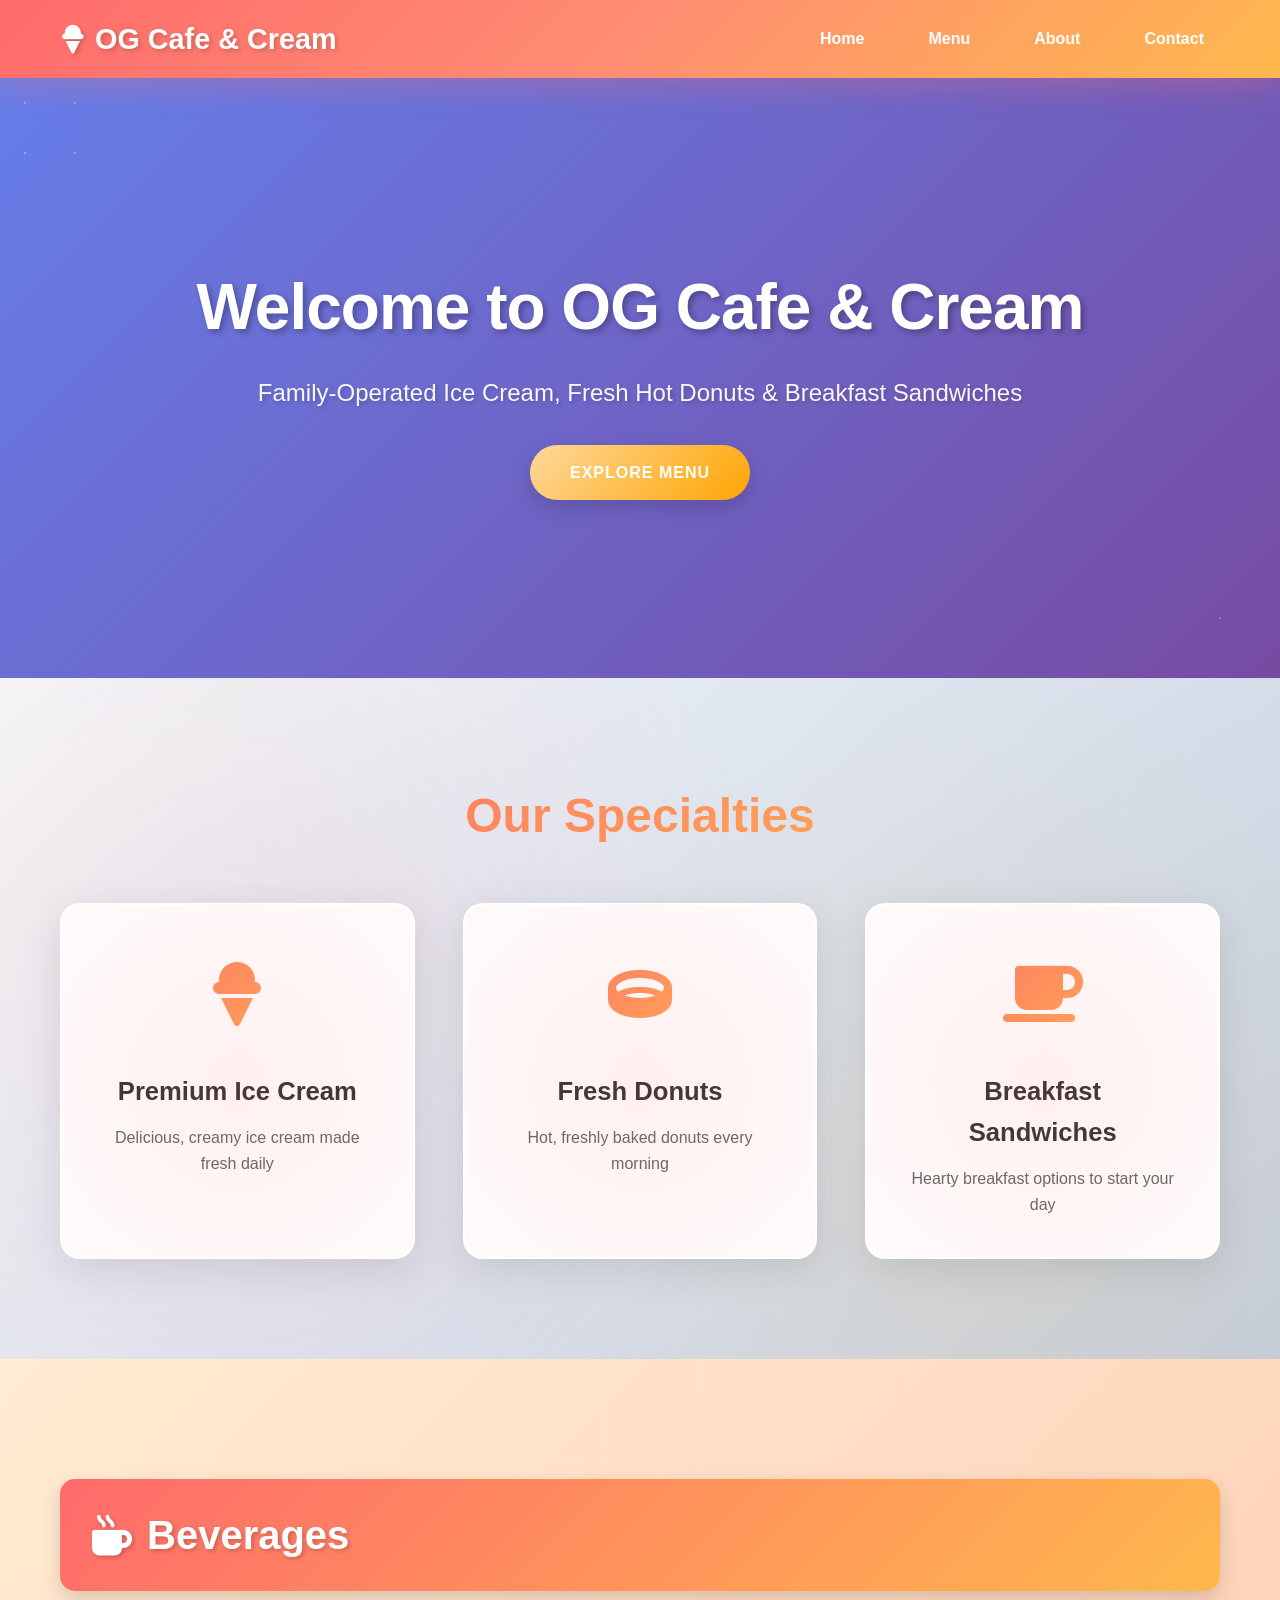
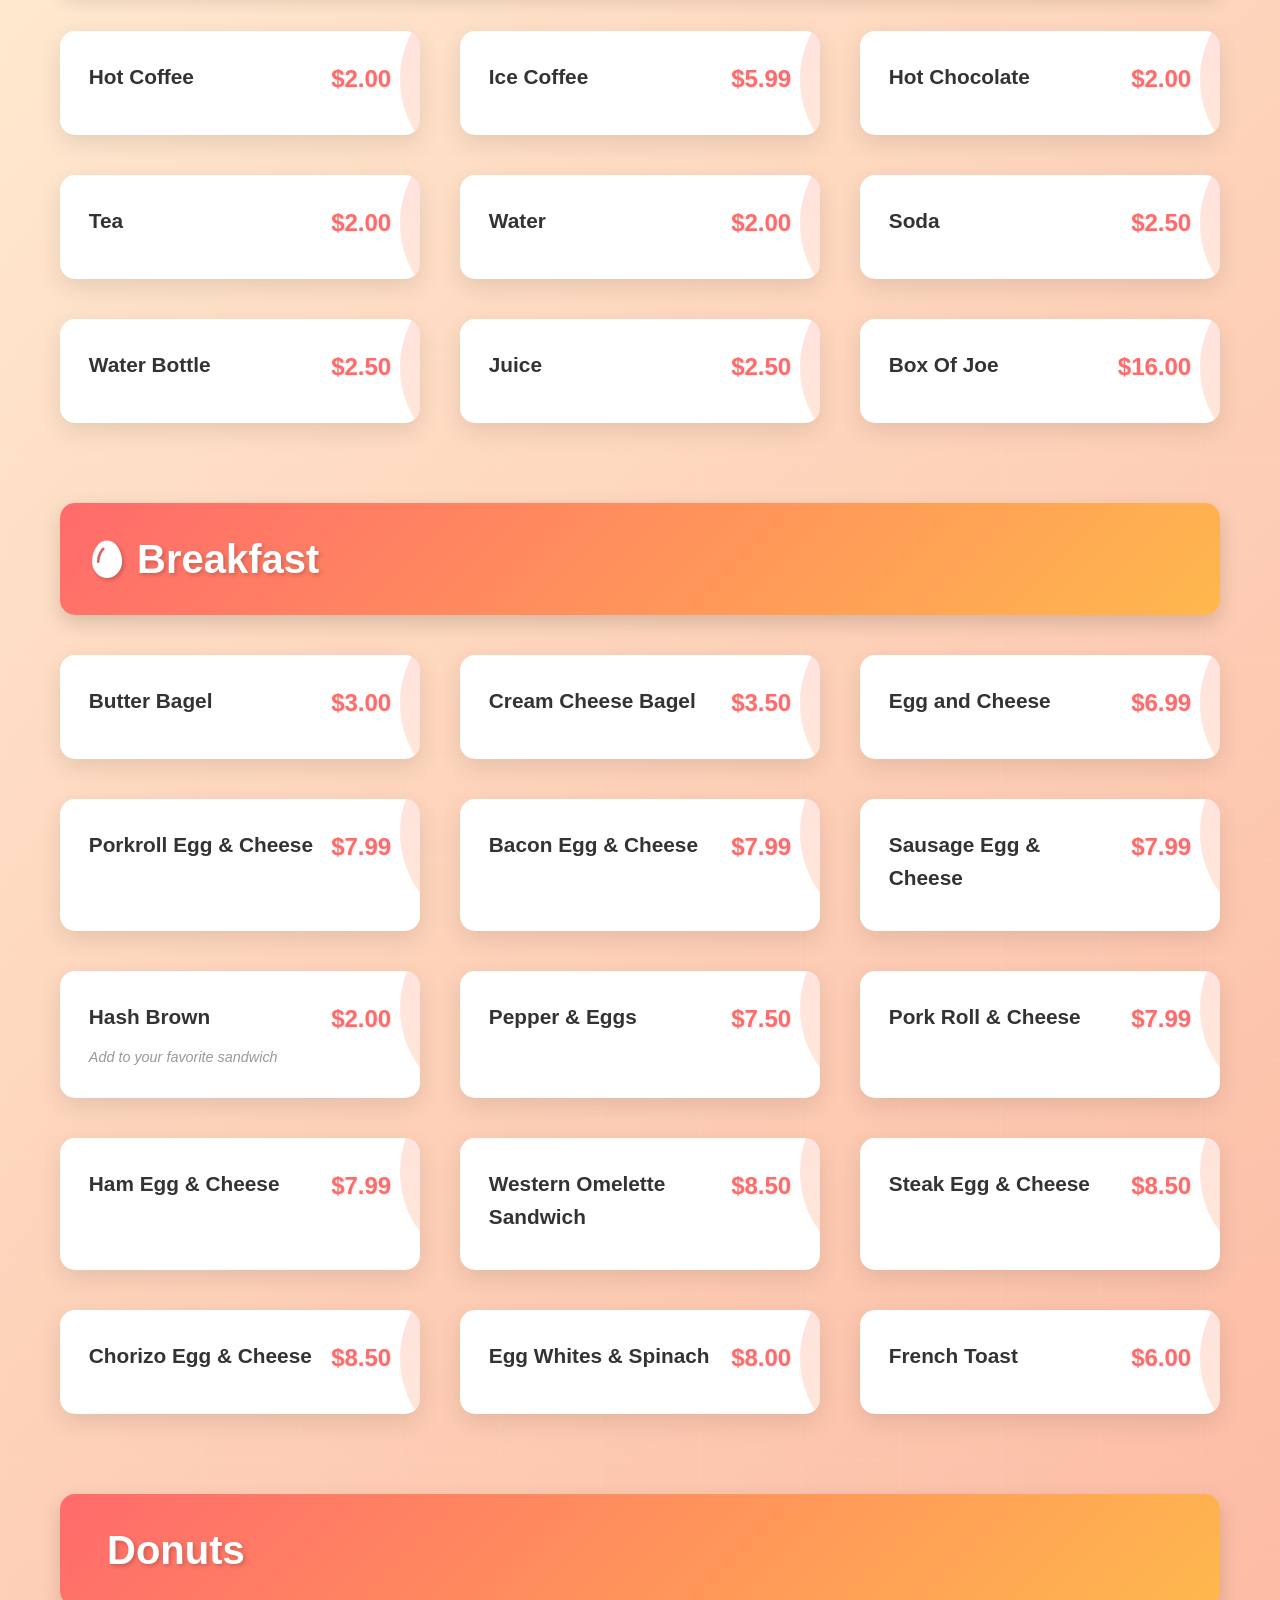
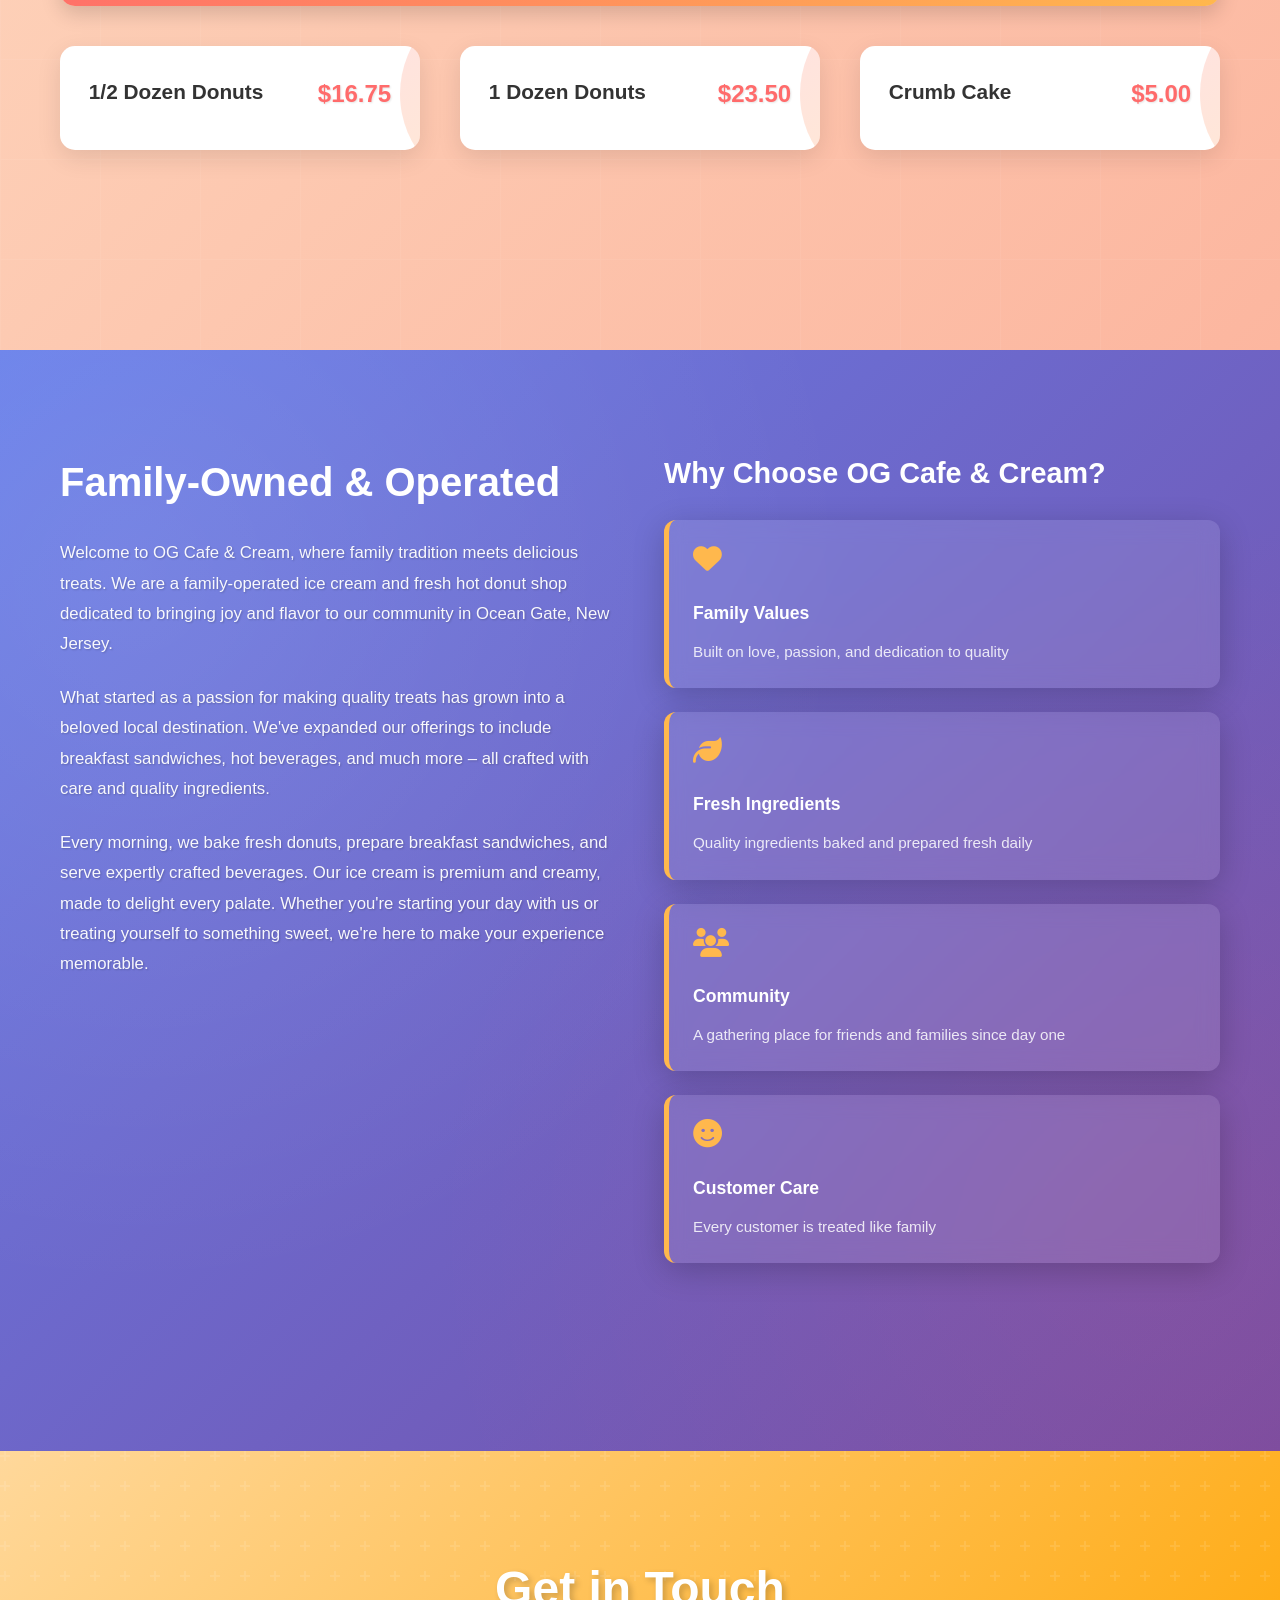
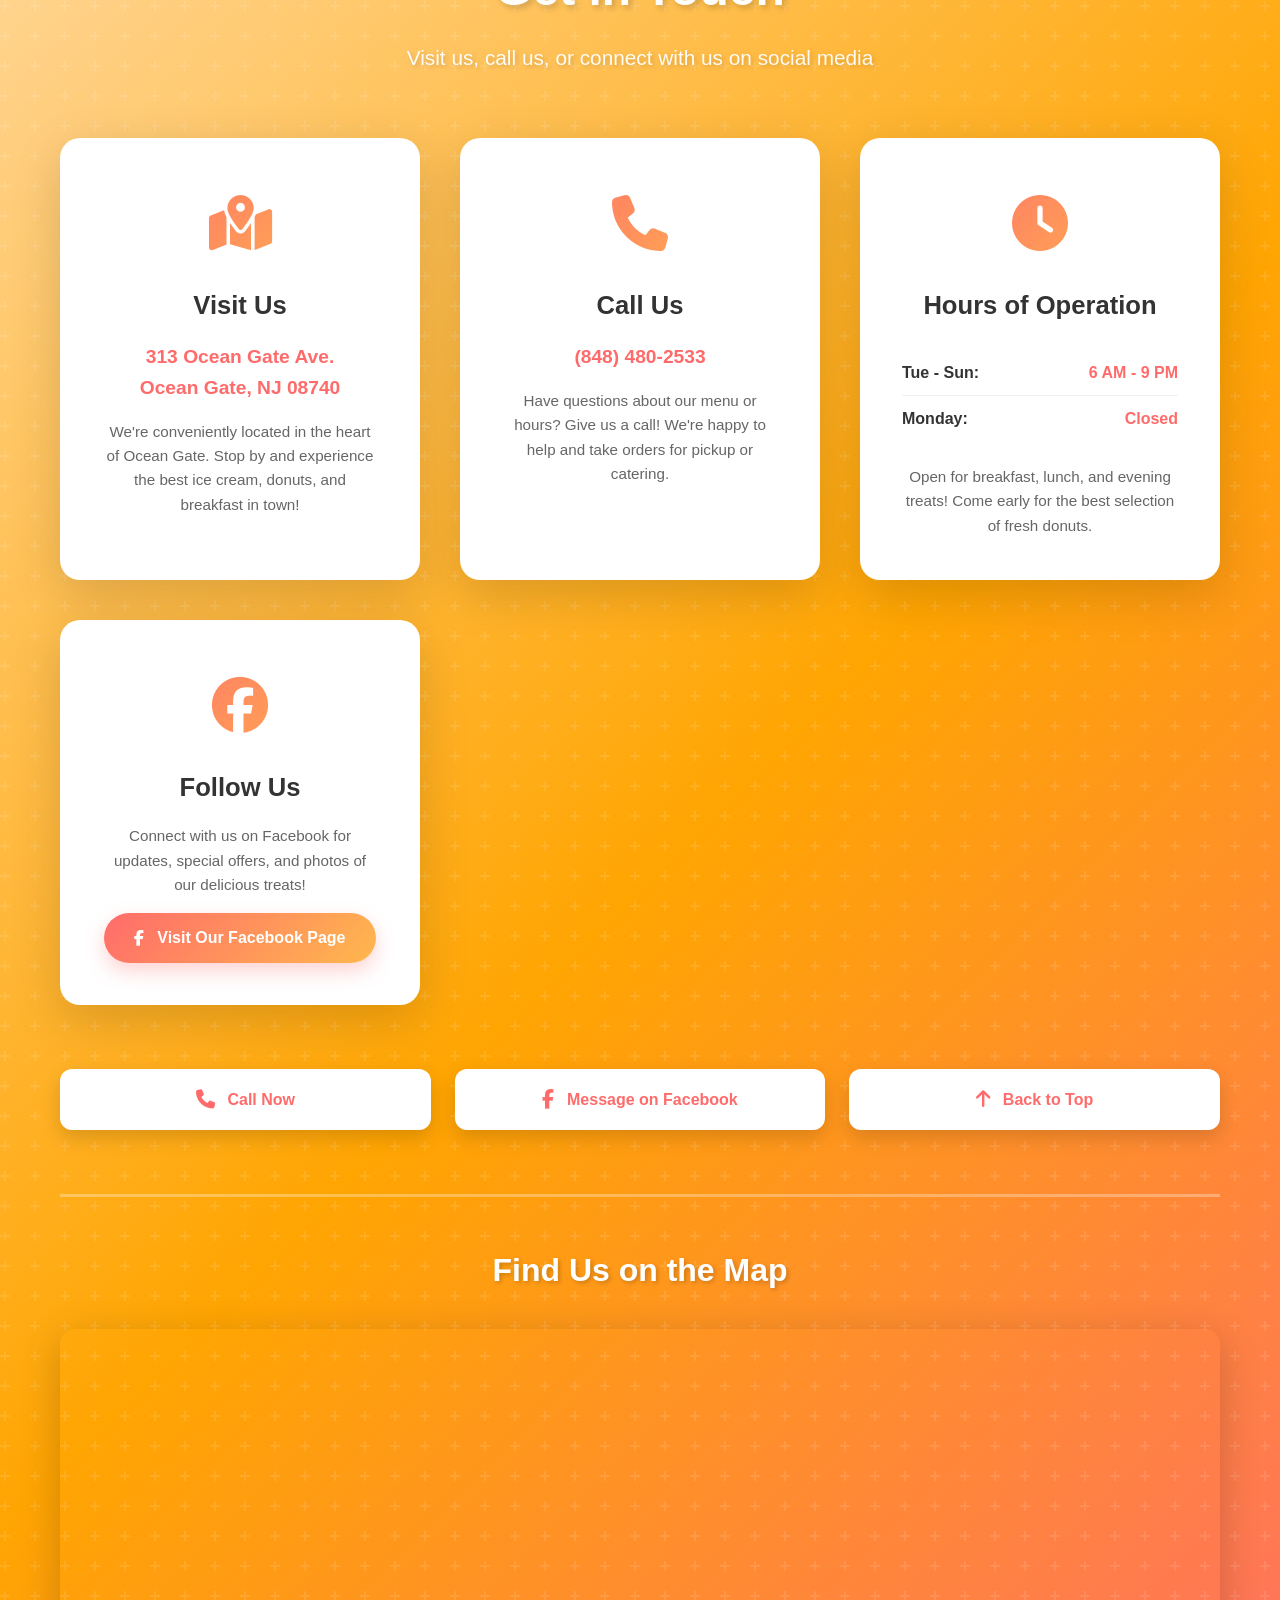
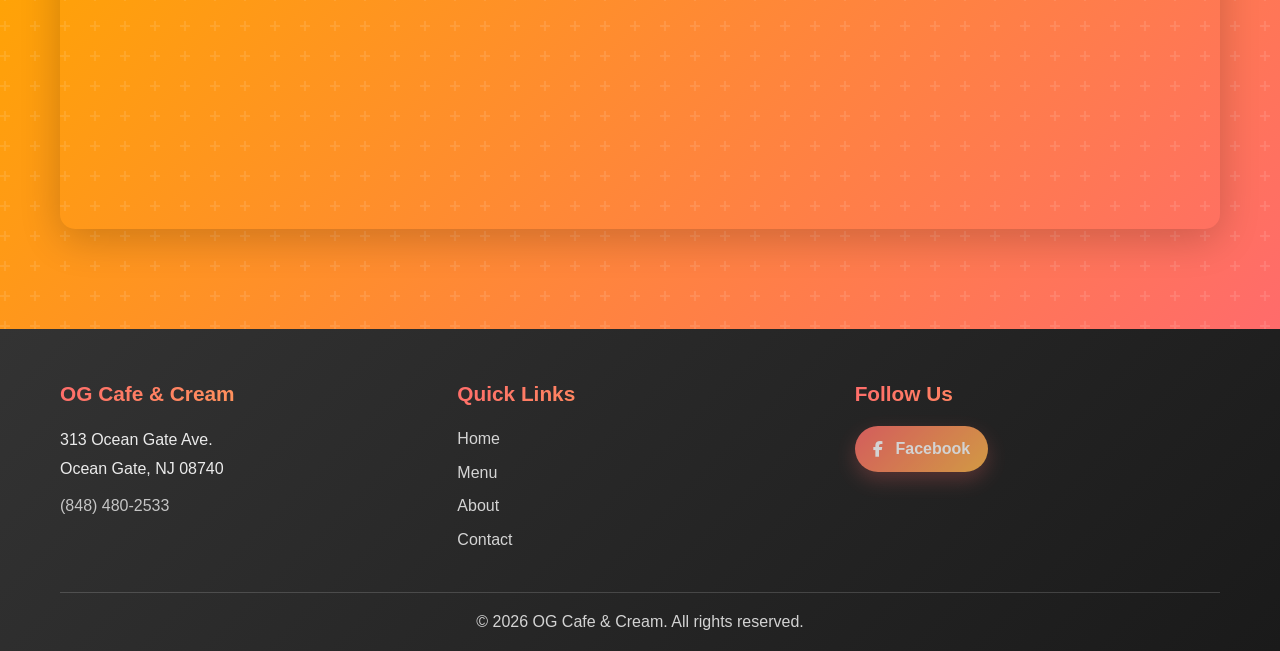
<file: index.html>
<!DOCTYPE html>
<html lang="en">
<head>
    <meta charset="UTF-8">
    <meta name="viewport" content="width=device-width, initial-scale=1.0">
    <title>OG Cafe & Cream - Ice Cream, Donuts & Breakfast</title>
    <link rel="stylesheet" href="styles.css">
    <link rel="stylesheet" href="https://cdnjs.cloudflare.com/ajax/libs/font-awesome/6.4.0/css/all.min.css">
</head>
<body>
    <!-- Navigation -->
    <nav class="navbar">
        <div class="nav-container">
            <div class="nav-logo">
                <i class="fas fa-ice-cream"></i> OG Cafe & Cream
            </div>
            <div class="hamburger" id="hamburger">
                <span></span>
                <span></span>
                <span></span>
            </div>
            <ul class="nav-menu" id="navMenu">
                <li class="nav-item"><a href="#home" class="nav-link active">Home</a></li>
                <li class="nav-item"><a href="#menu" class="nav-link">Menu</a></li>
                <li class="nav-item"><a href="#about" class="nav-link">About</a></li>
                <li class="nav-item"><a href="#contact" class="nav-link">Contact</a></li>
            </ul>
        </div>
    </nav>

    <!-- Hero Section -->
    <section class="hero" id="home">
        <div class="hero-particles"></div>
        <div class="hero-content">
            <h1 class="hero-title">Welcome to OG Cafe & Cream</h1>
            <p class="hero-subtitle">Family-Operated Ice Cream, Fresh Hot Donuts & Breakfast Sandwiches</p>
            <a href="#menu" class="btn btn-primary">Explore Menu</a>
        </div>
    </section>

    <!-- Featured Section -->
    <section class="featured">
        <div class="container">
            <h2>Our Specialties</h2>
            <div class="feature-grid">
                <div class="feature-card">
                    <div class="feature-icon">
                        <i class="fas fa-ice-cream"></i>
                    </div>
                    <h3>Premium Ice Cream</h3>
                    <p>Delicious, creamy ice cream made fresh daily</p>
                </div>
                <div class="feature-card">
                    <div class="feature-icon">
                        <i class="fas fa-ring"></i>
                    </div>
                    <h3>Fresh Donuts</h3>
                    <p>Hot, freshly baked donuts every morning</p>
                </div>
                <div class="feature-card">
                    <div class="feature-icon">
                        <i class="fas fa-coffee"></i>
                    </div>
                    <h3>Breakfast Sandwiches</h3>
                    <p>Hearty breakfast options to start your day</p>
                </div>
            </div>
        </div>
    </section>

    <!-- Menu Section -->
    <section class="menu-section" id="menu">
        <div class="container">
            <!-- Beverages -->
            <div class="menu-category">
                <h2><i class="fas fa-mug-hot"></i> Beverages</h2>
                <div class="menu-grid">
                    <div class="menu-item">
                        <div class="menu-item-header">
                            <h3>Hot Coffee</h3>
                            <span class="price">$2.00</span>
                        </div>
                    </div>
                    <div class="menu-item">
                        <div class="menu-item-header">
                            <h3>Ice Coffee</h3>
                            <span class="price">$5.99</span>
                        </div>
                    </div>
                    <div class="menu-item">
                        <div class="menu-item-header">
                            <h3>Hot Chocolate</h3>
                            <span class="price">$2.00</span>
                        </div>
                    </div>
                    <div class="menu-item">
                        <div class="menu-item-header">
                            <h3>Tea</h3>
                            <span class="price">$2.00</span>
                        </div>
                    </div>
                    <div class="menu-item">
                        <div class="menu-item-header">
                            <h3>Water</h3>
                            <span class="price">$2.00</span>
                        </div>
                    </div>
                    <div class="menu-item">
                        <div class="menu-item-header">
                            <h3>Soda</h3>
                            <span class="price">$2.50</span>
                        </div>
                    </div>
                    <div class="menu-item">
                        <div class="menu-item-header">
                            <h3>Water Bottle</h3>
                            <span class="price">$2.50</span>
                        </div>
                    </div>
                    <div class="menu-item">
                        <div class="menu-item-header">
                            <h3>Juice</h3>
                            <span class="price">$2.50</span>
                        </div>
                    </div>
                    <div class="menu-item">
                        <div class="menu-item-header">
                            <h3>Box Of Joe</h3>
                            <span class="price">$16.00</span>
                        </div>
                    </div>
                </div>
            </div>

            <!-- Breakfast -->
            <div class="menu-category">
                <h2><i class="fas fa-egg"></i> Breakfast</h2>
                <div class="menu-grid">
                    <div class="menu-item">
                        <div class="menu-item-header">
                            <h3>Butter Bagel</h3>
                            <span class="price">$3.00</span>
                        </div>
                    </div>
                    <div class="menu-item">
                        <div class="menu-item-header">
                            <h3>Cream Cheese Bagel</h3>
                            <span class="price">$3.50</span>
                        </div>
                    </div>
                    <div class="menu-item">
                        <div class="menu-item-header">
                            <h3>Egg and Cheese</h3>
                            <span class="price">$6.99</span>
                        </div>
                    </div>
                    <div class="menu-item">
                        <div class="menu-item-header">
                            <h3>Porkroll Egg & Cheese</h3>
                            <span class="price">$7.99</span>
                        </div>
                    </div>
                    <div class="menu-item">
                        <div class="menu-item-header">
                            <h3>Bacon Egg & Cheese</h3>
                            <span class="price">$7.99</span>
                        </div>
                    </div>
                    <div class="menu-item">
                        <div class="menu-item-header">
                            <h3>Sausage Egg & Cheese</h3>
                            <span class="price">$7.99</span>
                        </div>
                    </div>
                    <div class="menu-item">
                        <div class="menu-item-header">
                            <h3>Hash Brown</h3>
                            <span class="price">$2.00</span>
                        </div>
                        <p class="menu-description">Add to your favorite sandwich</p>
                    </div>
                    <div class="menu-item">
                        <div class="menu-item-header">
                            <h3>Pepper & Eggs</h3>
                            <span class="price">$7.50</span>
                        </div>
                    </div>
                    <div class="menu-item">
                        <div class="menu-item-header">
                            <h3>Pork Roll & Cheese</h3>
                            <span class="price">$7.99</span>
                        </div>
                    </div>
                    <div class="menu-item">
                        <div class="menu-item-header">
                            <h3>Ham Egg & Cheese</h3>
                            <span class="price">$7.99</span>
                        </div>
                    </div>
                    <div class="menu-item">
                        <div class="menu-item-header">
                            <h3>Western Omelette Sandwich</h3>
                            <span class="price">$8.50</span>
                        </div>
                    </div>
                    <div class="menu-item">
                        <div class="menu-item-header">
                            <h3>Steak Egg & Cheese</h3>
                            <span class="price">$8.50</span>
                        </div>
                    </div>
                    <div class="menu-item">
                        <div class="menu-item-header">
                            <h3>Chorizo Egg & Cheese</h3>
                            <span class="price">$8.50</span>
                        </div>
                    </div>
                    <div class="menu-item">
                        <div class="menu-item-header">
                            <h3>Egg Whites & Spinach</h3>
                            <span class="price">$8.00</span>
                        </div>
                    </div>
                    <div class="menu-item">
                        <div class="menu-item-header">
                            <h3>French Toast</h3>
                            <span class="price">$6.00</span>
                        </div>
                    </div>
                </div>
            </div>

            <!-- Donuts -->
            <div class="menu-category">
                <h2><i class="fas fa-donut"></i> Donuts</h2>
                <div class="menu-grid">
                    <div class="menu-item">
                        <div class="menu-item-header">
                            <h3>1/2 Dozen Donuts</h3>
                            <span class="price">$16.75</span>
                        </div>
                    </div>
                    <div class="menu-item">
                        <div class="menu-item-header">
                            <h3>1 Dozen Donuts</h3>
                            <span class="price">$23.50</span>
                        </div>
                    </div>
                    <div class="menu-item">
                        <div class="menu-item-header">
                            <h3>Crumb Cake</h3>
                            <span class="price">$5.00</span>
                        </div>
                    </div>
                </div>
            </div>
        </div>
    </section>

    <!-- About Section -->
    <section class="about-section" id="about">
        <div class="container">
            <div class="about-content">
                <div class="about-text">
                    <h2>Family-Owned & Operated</h2>
                    <p>
                        Welcome to OG Cafe & Cream, where family tradition meets delicious treats. 
                        We are a family-operated ice cream and fresh hot donut shop dedicated to bringing 
                        joy and flavor to our community in Ocean Gate, New Jersey.
                    </p>
                    <p>
                        What started as a passion for making quality treats has grown into a beloved 
                        local destination. We've expanded our offerings to include breakfast sandwiches, 
                        hot beverages, and much more – all crafted with care and quality ingredients.
                    </p>
                    <p>
                        Every morning, we bake fresh donuts, prepare breakfast sandwiches, and serve 
                        expertly crafted beverages. Our ice cream is premium and creamy, made to delight 
                        every palate. Whether you're starting your day with us or treating yourself to 
                        something sweet, we're here to make your experience memorable.
                    </p>
                </div>
                <div class="about-highlights">
                    <h3>Why Choose OG Cafe & Cream?</h3>
                    <div class="highlight-item">
                        <i class="fas fa-heart"></i>
                        <h4>Family Values</h4>
                        <p>Built on love, passion, and dedication to quality</p>
                    </div>
                    <div class="highlight-item">
                        <i class="fas fa-leaf"></i>
                        <h4>Fresh Ingredients</h4>
                        <p>Quality ingredients baked and prepared fresh daily</p>
                    </div>
                    <div class="highlight-item">
                        <i class="fas fa-users"></i>
                        <h4>Community</h4>
                        <p>A gathering place for friends and families since day one</p>
                    </div>
                    <div class="highlight-item">
                        <i class="fas fa-smile"></i>
                        <h4>Customer Care</h4>
                        <p>Every customer is treated like family</p>
                    </div>
                </div>
            </div>
        </div>
    </section>

    <!-- Contact Section -->
    <section class="contact-section" id="contact">
        <div class="container">
            <div class="contact-header">
                <h2>Get in Touch</h2>
                <p>Visit us, call us, or connect with us on social media</p>
            </div>

            <div class="contact-grid">
                <!-- Location Card -->
                <div class="contact-card-large">
                    <div class="contact-card-icon">
                        <i class="fas fa-map-location-dot"></i>
                    </div>
                    <h3>Visit Us</h3>
                    <p class="address">313 Ocean Gate Ave.<br>Ocean Gate, NJ 08740</p>
                    <p class="card-description">We're conveniently located in the heart of Ocean Gate. Stop by and experience the best ice cream, donuts, and breakfast in town!</p>
                </div>

                <!-- Phone Card -->
                <div class="contact-card-large">
                    <div class="contact-card-icon">
                        <i class="fas fa-phone"></i>
                    </div>
                    <h3>Call Us</h3>
                    <p class="phone-number">
                        <a href="tel:8484802533">(848) 480-2533</a>
                    </p>
                    <p class="card-description">Have questions about our menu or hours? Give us a call! We're happy to help and take orders for pickup or catering.</p>
                </div>

                <!-- Hours Card -->
                <div class="contact-card-large">
                    <div class="contact-card-icon">
                        <i class="fas fa-clock"></i>
                    </div>
                    <h3>Hours of Operation</h3>
                    <div class="hours-list">
                        <div class="hour-item">
                            <span class="day">Tue - Sun:</span>
                            <span class="time">6 AM - 9 PM</span>
                        </div>
                        <div class="hour-item">
                            <span class="day">Monday:</span>
                            <span class="time">Closed</span>
                        </div>
                    </div>
                    <p class="card-description">Open for breakfast, lunch, and evening treats! Come early for the best selection of fresh donuts.</p>
                </div>

                <!-- Facebook Card -->
                <div class="contact-card-large">
                    <div class="contact-card-icon">
                        <i class="fab fa-facebook"></i>
                    </div>
                    <h3>Follow Us</h3>
                    <p class="card-description">Connect with us on Facebook for updates, special offers, and photos of our delicious treats!</p>
                    <a href="https://www.facebook.com/profile.php?id=100063495163640" target="_blank" class="social-btn-large">
                        <i class="fab fa-facebook-f"></i> Visit Our Facebook Page
                    </a>
                </div>
            </div>

            <!-- Quick Actions -->
            <div class="quick-actions">
                <a href="tel:8484802533" class="action-btn">
                    <i class="fas fa-phone"></i>
                    <span>Call Now</span>
                </a>
                <a href="https://www.facebook.com/profile.php?id=100063495163640" target="_blank" class="action-btn">
                    <i class="fab fa-facebook-f"></i>
                    <span>Message on Facebook</span>
                </a>
                <a href="#home" class="action-btn">
                    <i class="fas fa-arrow-up"></i>
                    <span>Back to Top</span>
                </a>
            </div>

            <!-- Google Maps -->
            <div class="maps-container">
                <h3>Find Us on the Map</h3>
                <iframe 
                    src="https://www.google.com/maps/embed?pb=!1m18!1m12!1m3!1d3023.5644842189207!2d-74.20547!3d39.81516!2m3!1f0!2f0!3f0!3m2!1i1024!2i768!4f13.1!3m3!1m2!1s0x89c0e8e5e5e5e5e5%3A0x5e5e5e5e5e5e5e5e!2s313%20Ocean%20Gate%20Ave%2C%20Ocean%20Gate%2C%20NJ%2008740!5e0!3m2!1sen!2sus!4v1670000000000" 
                    width="100%" 
                    height="500" 
                    style="border:0; border-radius: 15px; box-shadow: 0 10px 40px rgba(0, 0, 0, 0.2);" 
                    allowfullscreen="" 
                    loading="lazy" 
                    referrerpolicy="no-referrer-when-downgrade">
                </iframe>
            </div>
        </div>
    </section>

    <!-- Footer -->
    <footer class="footer">
        <div class="container">
            <div class="footer-content">
                <div class="footer-section">
                    <h4>OG Cafe & Cream</h4>
                    <p>313 Ocean Gate Ave.<br>Ocean Gate, NJ 08740</p>
                    <p><a href="tel:8484802533">(848) 480-2533</a></p>
                </div>
                <div class="footer-section">
                    <h4>Quick Links</h4>
                    <ul>
                        <li><a href="#home">Home</a></li>
                        <li><a href="#menu">Menu</a></li>
                        <li><a href="#about">About</a></li>
                        <li><a href="#contact">Contact</a></li>
                    </ul>
                </div>
                <div class="footer-section">
                    <h4>Follow Us</h4>
                    <a href="https://www.facebook.com/profile.php?id=100063495163640" target="_blank" class="social-link">
                        <i class="fab fa-facebook-f"></i> Facebook
                    </a>
                </div>
            </div>
            <div class="footer-bottom">
                <p>&copy; 2026 OG Cafe & Cream. All rights reserved.</p>
            </div>
        </div>
    </footer>

    <script src="script.js"></script>
</body>
</html>
</file>
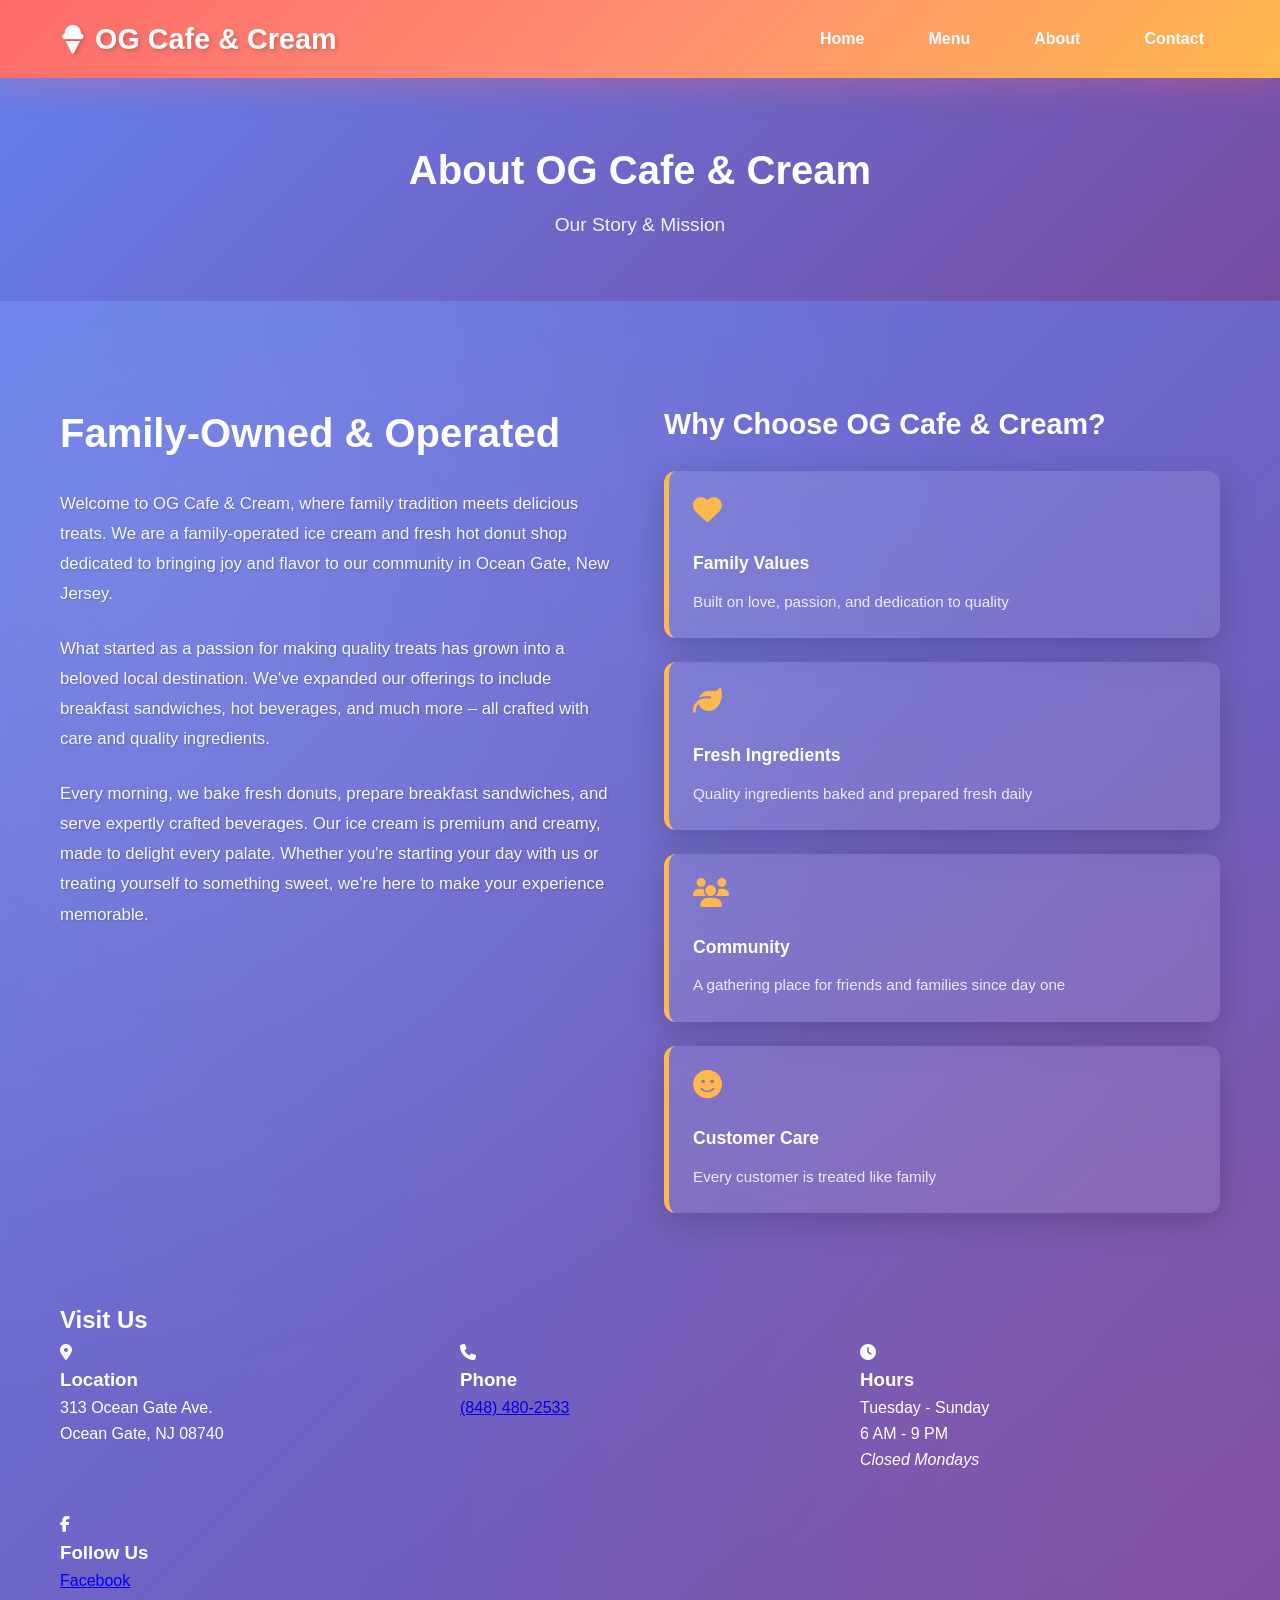
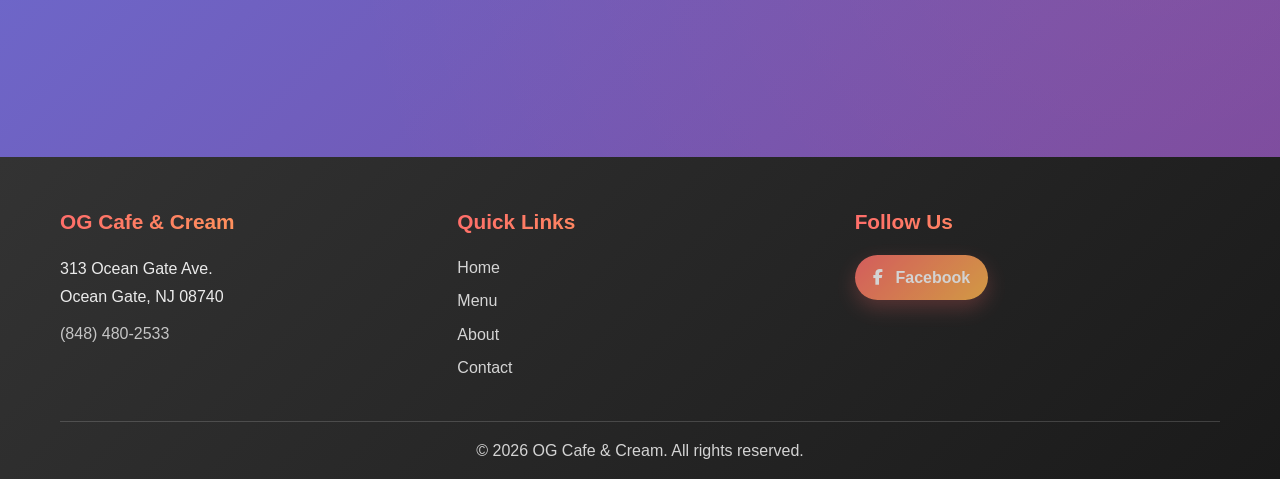
<file: about.html>
<!DOCTYPE html>
<html lang="en">
<head>
    <meta charset="UTF-8">
    <meta name="viewport" content="width=device-width, initial-scale=1.0">
    <title>About Us - OG Cafe & Cream</title>
    <link rel="stylesheet" href="styles.css">
    <link rel="stylesheet" href="https://cdnjs.cloudflare.com/ajax/libs/font-awesome/6.4.0/css/all.min.css">
</head>
<body>
    <!-- Navigation -->
    <nav class="navbar">
        <div class="nav-container">
            <div class="nav-logo">
                <i class="fas fa-ice-cream"></i> OG Cafe & Cream
            </div>
            <div class="hamburger" id="hamburger">
                <span></span>
                <span></span>
                <span></span>
            </div>
            <ul class="nav-menu" id="navMenu">
                <li class="nav-item"><a href="index.html" class="nav-link">Home</a></li>
                <li class="nav-item"><a href="menu.html" class="nav-link">Menu</a></li>
                <li class="nav-item"><a href="about.html" class="nav-link active">About</a></li>
                <li class="nav-item"><a href="contact.html" class="nav-link">Contact</a></li>
            </ul>
        </div>
    </nav>

    <!-- Page Header -->
    <div class="page-header">
        <h1>About OG Cafe & Cream</h1>
        <p>Our Story & Mission</p>
    </div>

    <!-- About Content -->
    <section class="about-section">
        <div class="container">
            <div class="about-content">
                <div class="about-text">
                    <h2>Family-Owned & Operated</h2>
                    <p>
                        Welcome to OG Cafe & Cream, where family tradition meets delicious treats. 
                        We are a family-operated ice cream and fresh hot donut shop dedicated to bringing 
                        joy and flavor to our community in Ocean Gate, New Jersey.
                    </p>
                    <p>
                        What started as a passion for making quality treats has grown into a beloved 
                        local destination. We've expanded our offerings to include breakfast sandwiches, 
                        hot beverages, and much more – all crafted with care and quality ingredients.
                    </p>
                    <p>
                        Every morning, we bake fresh donuts, prepare breakfast sandwiches, and serve 
                        expertly crafted beverages. Our ice cream is premium and creamy, made to delight 
                        every palate. Whether you're starting your day with us or treating yourself to 
                        something sweet, we're here to make your experience memorable.
                    </p>
                </div>
                <div class="about-highlights">
                    <h3>Why Choose OG Cafe & Cream?</h3>
                    <div class="highlight-item">
                        <i class="fas fa-heart"></i>
                        <h4>Family Values</h4>
                        <p>Built on love, passion, and dedication to quality</p>
                    </div>
                    <div class="highlight-item">
                        <i class="fas fa-leaf"></i>
                        <h4>Fresh Ingredients</h4>
                        <p>Quality ingredients baked and prepared fresh daily</p>
                    </div>
                    <div class="highlight-item">
                        <i class="fas fa-users"></i>
                        <h4>Community</h4>
                        <p>A gathering place for friends and families since day one</p>
                    </div>
                    <div class="highlight-item">
                        <i class="fas fa-smile"></i>
                        <h4>Customer Care</h4>
                        <p>Every customer is treated like family</p>
                    </div>
                </div>
            </div>

            <!-- Contact Info -->
            <div class="about-contact">
                <h2>Visit Us</h2>
                <div class="contact-grid">
                    <div class="contact-card">
                        <i class="fas fa-map-marker-alt"></i>
                        <h3>Location</h3>
                        <p>313 Ocean Gate Ave.<br>Ocean Gate, NJ 08740</p>
                    </div>
                    <div class="contact-card">
                        <i class="fas fa-phone"></i>
                        <h3>Phone</h3>
                        <p><a href="tel:8484802533">(848) 480-2533</a></p>
                    </div>
                    <div class="contact-card">
                        <i class="fas fa-clock"></i>
                        <h3>Hours</h3>
                        <p>Tuesday - Sunday<br>6 AM - 9 PM<br><em>Closed Mondays</em></p>
                    </div>
                    <div class="contact-card">
                        <i class="fab fa-facebook-f"></i>
                        <h3>Follow Us</h3>
                        <p><a href="https://www.facebook.com/profile.php?id=100063495163640" target="_blank">Facebook</a></p>
                    </div>
                </div>
            </div>
        </div>
    </section>

    <!-- Footer -->
    <footer class="footer">
        <div class="container">
            <div class="footer-content">
                <div class="footer-section">
                    <h4>OG Cafe & Cream</h4>
                    <p>313 Ocean Gate Ave.<br>Ocean Gate, NJ 08740</p>
                    <p><a href="tel:8484802533">(848) 480-2533</a></p>
                </div>
                <div class="footer-section">
                    <h4>Quick Links</h4>
                    <ul>
                        <li><a href="index.html">Home</a></li>
                        <li><a href="menu.html">Menu</a></li>
                        <li><a href="about.html">About</a></li>
                        <li><a href="contact.html">Contact</a></li>
                    </ul>
                </div>
                <div class="footer-section">
                    <h4>Follow Us</h4>
                    <a href="https://www.facebook.com/profile.php?id=100063495163640" target="_blank" class="social-link">
                        <i class="fab fa-facebook-f"></i> Facebook
                    </a>
                </div>
            </div>
            <div class="footer-bottom">
                <p>&copy; 2026 OG Cafe & Cream. All rights reserved.</p>
            </div>
        </div>
    </footer>

    <script src="script.js"></script>
</body>
</html>
</file>
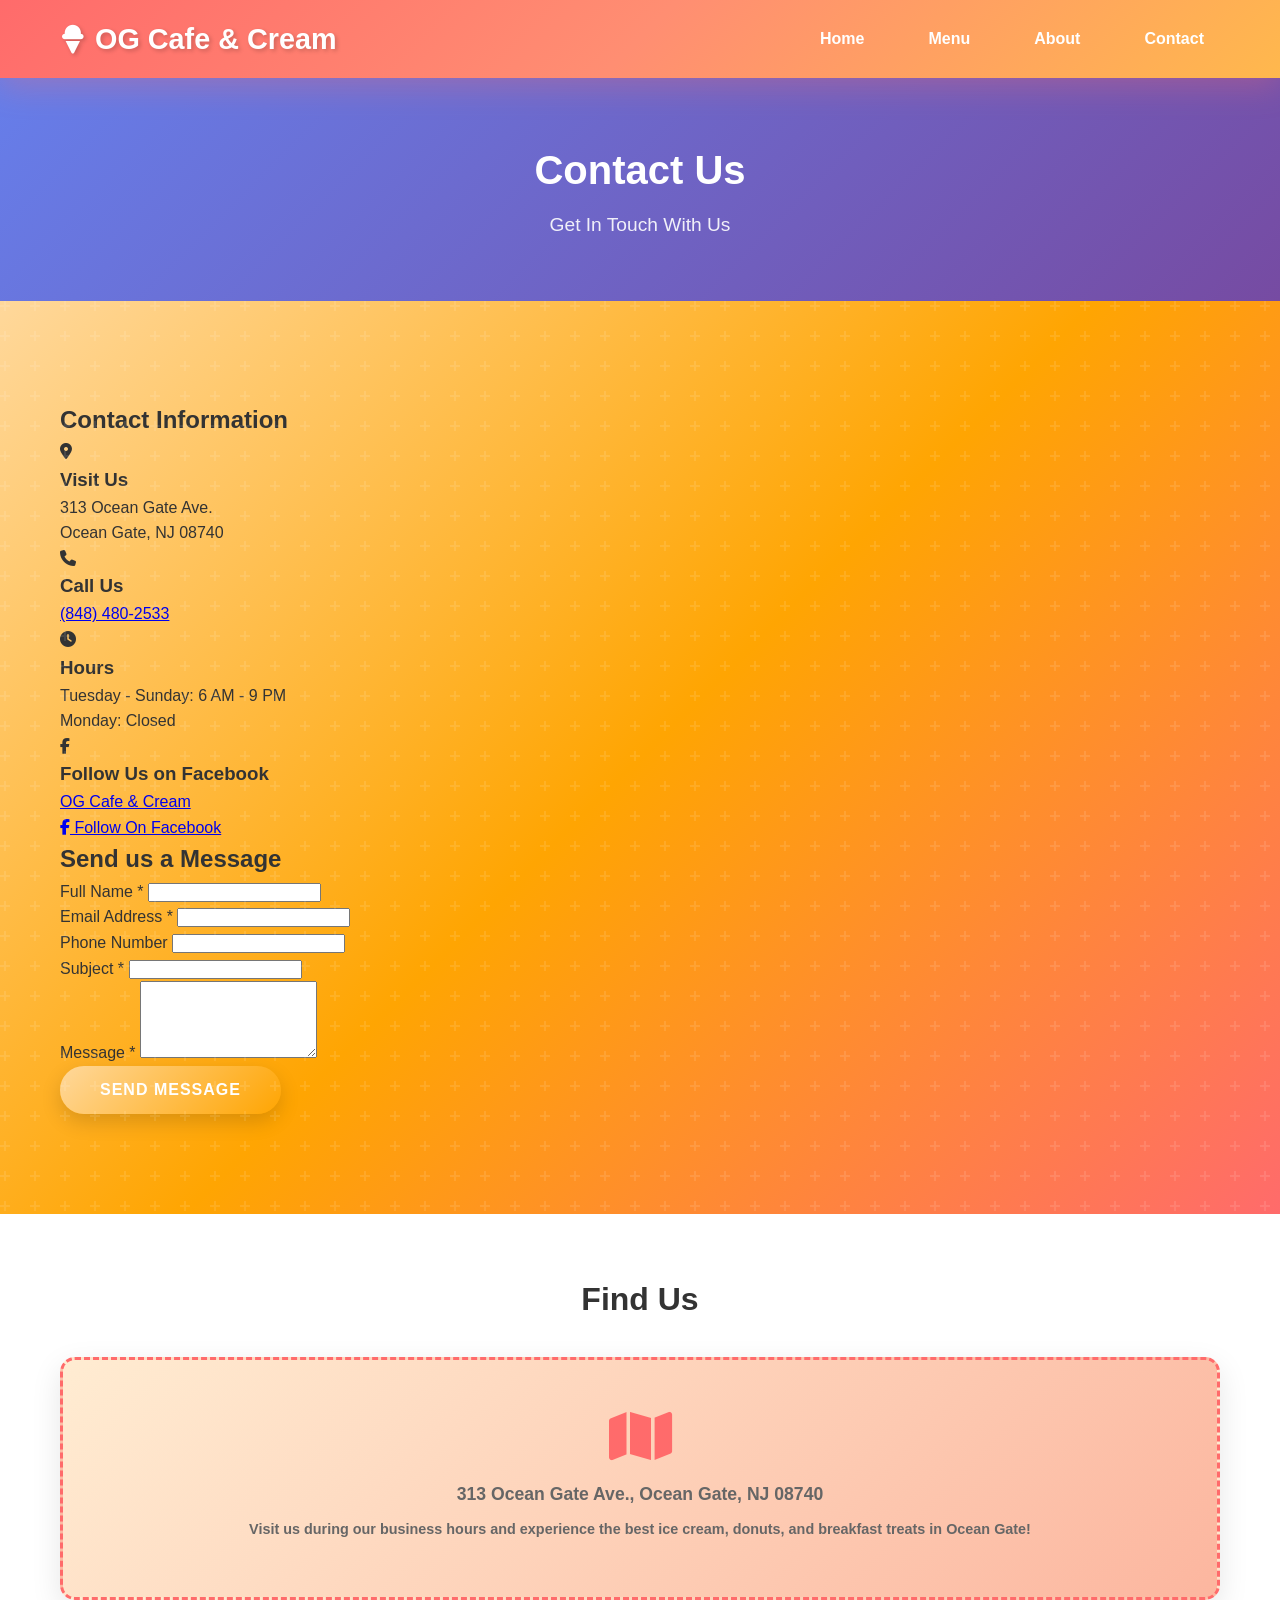
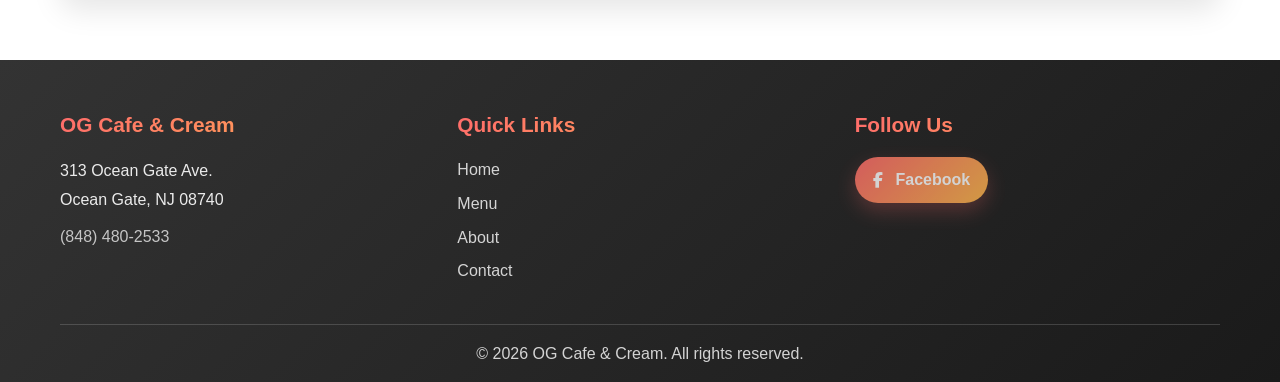
<file: contact.html>
<!DOCTYPE html>
<html lang="en">
<head>
    <meta charset="UTF-8">
    <meta name="viewport" content="width=device-width, initial-scale=1.0">
    <title>Contact Us - OG Cafe & Cream</title>
    <link rel="stylesheet" href="styles.css">
    <link rel="stylesheet" href="https://cdnjs.cloudflare.com/ajax/libs/font-awesome/6.4.0/css/all.min.css">
</head>
<body>
    <!-- Navigation -->
    <nav class="navbar">
        <div class="nav-container">
            <div class="nav-logo">
                <i class="fas fa-ice-cream"></i> OG Cafe & Cream
            </div>
            <div class="hamburger" id="hamburger">
                <span></span>
                <span></span>
                <span></span>
            </div>
            <ul class="nav-menu" id="navMenu">
                <li class="nav-item"><a href="index.html" class="nav-link">Home</a></li>
                <li class="nav-item"><a href="menu.html" class="nav-link">Menu</a></li>
                <li class="nav-item"><a href="about.html" class="nav-link">About</a></li>
                <li class="nav-item"><a href="contact.html" class="nav-link active">Contact</a></li>
            </ul>
        </div>
    </nav>

    <!-- Page Header -->
    <div class="page-header">
        <h1>Contact Us</h1>
        <p>Get In Touch With Us</p>
    </div>

    <!-- Contact Section -->
    <section class="contact-section">
        <div class="container">
            <div class="contact-wrapper">
                <!-- Contact Information -->
                <div class="contact-info-box">
                    <h2>Contact Information</h2>
                    
                    <div class="info-item">
                        <i class="fas fa-map-marker-alt"></i>
                        <div>
                            <h3>Visit Us</h3>
                            <p>313 Ocean Gate Ave.<br>Ocean Gate, NJ 08740</p>
                        </div>
                    </div>

                    <div class="info-item">
                        <i class="fas fa-phone"></i>
                        <div>
                            <h3>Call Us</h3>
                            <p><a href="tel:8484802533">(848) 480-2533</a></p>
                        </div>
                    </div>

                    <div class="info-item">
                        <i class="fas fa-clock"></i>
                        <div>
                            <h3>Hours</h3>
                            <p>
                                Tuesday - Sunday: 6 AM - 9 PM<br>
                                Monday: Closed
                            </p>
                        </div>
                    </div>

                    <div class="info-item">
                        <i class="fab fa-facebook-f"></i>
                        <div>
                            <h3>Follow Us on Facebook</h3>
                            <p><a href="https://www.facebook.com/profile.php?id=100063495163640" target="_blank">OG Cafe & Cream</a></p>
                        </div>
                    </div>

                    <div class="social-buttons">
                        <a href="https://www.facebook.com/profile.php?id=100063495163640" target="_blank" class="social-btn">
                            <i class="fab fa-facebook-f"></i> Follow On Facebook
                        </a>
                    </div>
                </div>

                <!-- Contact Form -->
                <div class="contact-form-box">
                    <h2>Send us a Message</h2>
                    <form class="contact-form" id="contactForm">
                        <div class="form-group">
                            <label for="name">Full Name *</label>
                            <input type="text" id="name" name="name" required>
                        </div>

                        <div class="form-group">
                            <label for="email">Email Address *</label>
                            <input type="email" id="email" name="email" required>
                        </div>

                        <div class="form-group">
                            <label for="phone">Phone Number</label>
                            <input type="tel" id="phone" name="phone">
                        </div>

                        <div class="form-group">
                            <label for="subject">Subject *</label>
                            <input type="text" id="subject" name="subject" required>
                        </div>

                        <div class="form-group">
                            <label for="message">Message *</label>
                            <textarea id="message" name="message" rows="5" required></textarea>
                        </div>

                        <button type="submit" class="btn btn-primary">Send Message</button>
                    </form>
                    <div id="formMessage" class="form-message"></div>
                </div>
            </div>
        </div>
    </section>

    <!-- Map Section (Optional - Placeholder) -->
    <section class="map-section">
        <div class="container">
            <h2>Find Us</h2>
            <div class="map-placeholder">
                <i class="fas fa-map"></i>
                <p>313 Ocean Gate Ave., Ocean Gate, NJ 08740</p>
                <p style="font-size: 0.9em; margin-top: 10px; color: #666;">
                    Visit us during our business hours and experience the best ice cream, donuts, and breakfast treats in Ocean Gate!
                </p>
            </div>
        </div>
    </section>

    <!-- Footer -->
    <footer class="footer">
        <div class="container">
            <div class="footer-content">
                <div class="footer-section">
                    <h4>OG Cafe & Cream</h4>
                    <p>313 Ocean Gate Ave.<br>Ocean Gate, NJ 08740</p>
                    <p><a href="tel:8484802533">(848) 480-2533</a></p>
                </div>
                <div class="footer-section">
                    <h4>Quick Links</h4>
                    <ul>
                        <li><a href="index.html">Home</a></li>
                        <li><a href="menu.html">Menu</a></li>
                        <li><a href="about.html">About</a></li>
                        <li><a href="contact.html">Contact</a></li>
                    </ul>
                </div>
                <div class="footer-section">
                    <h4>Follow Us</h4>
                    <a href="https://www.facebook.com/profile.php?id=100063495163640" target="_blank" class="social-link">
                        <i class="fab fa-facebook-f"></i> Facebook
                    </a>
                </div>
            </div>
            <div class="footer-bottom">
                <p>&copy; 2026 OG Cafe & Cream. All rights reserved.</p>
            </div>
        </div>
    </footer>

    <script src="script.js"></script>
</body>
</html>
</file>
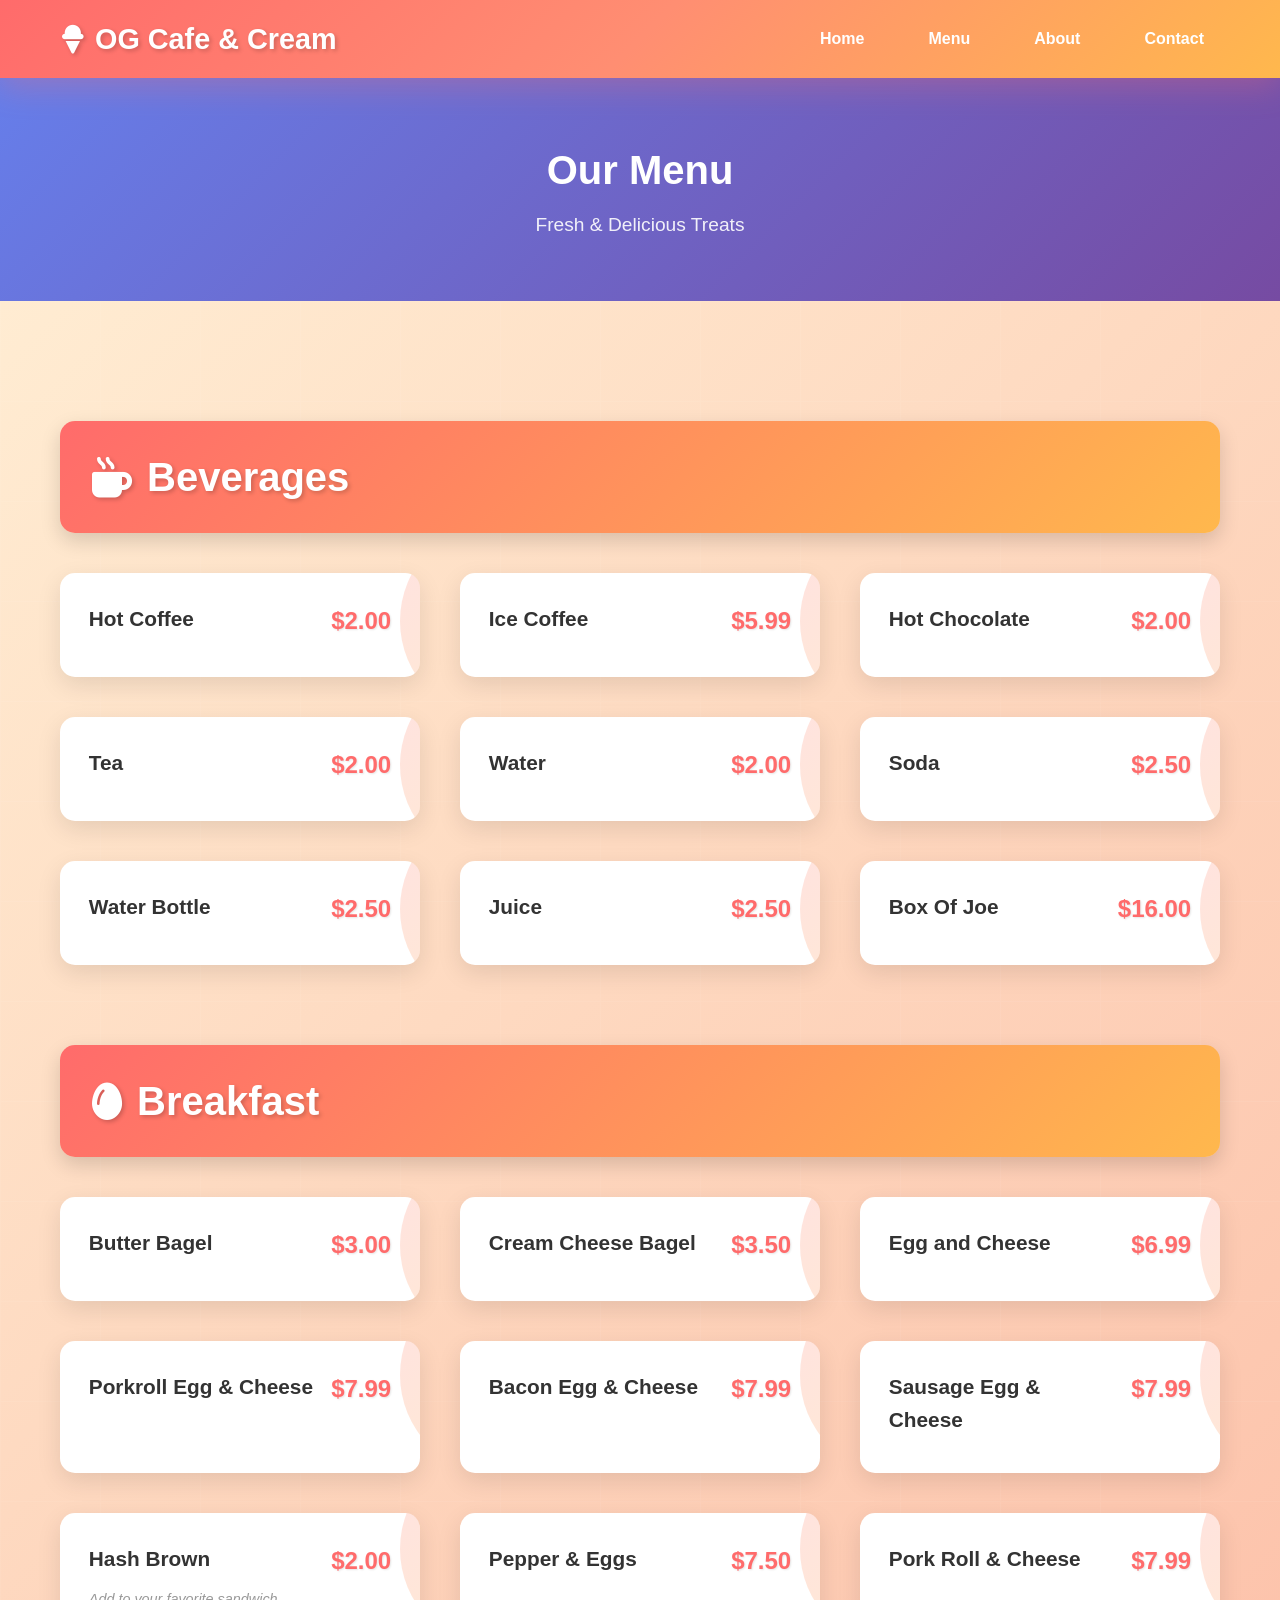
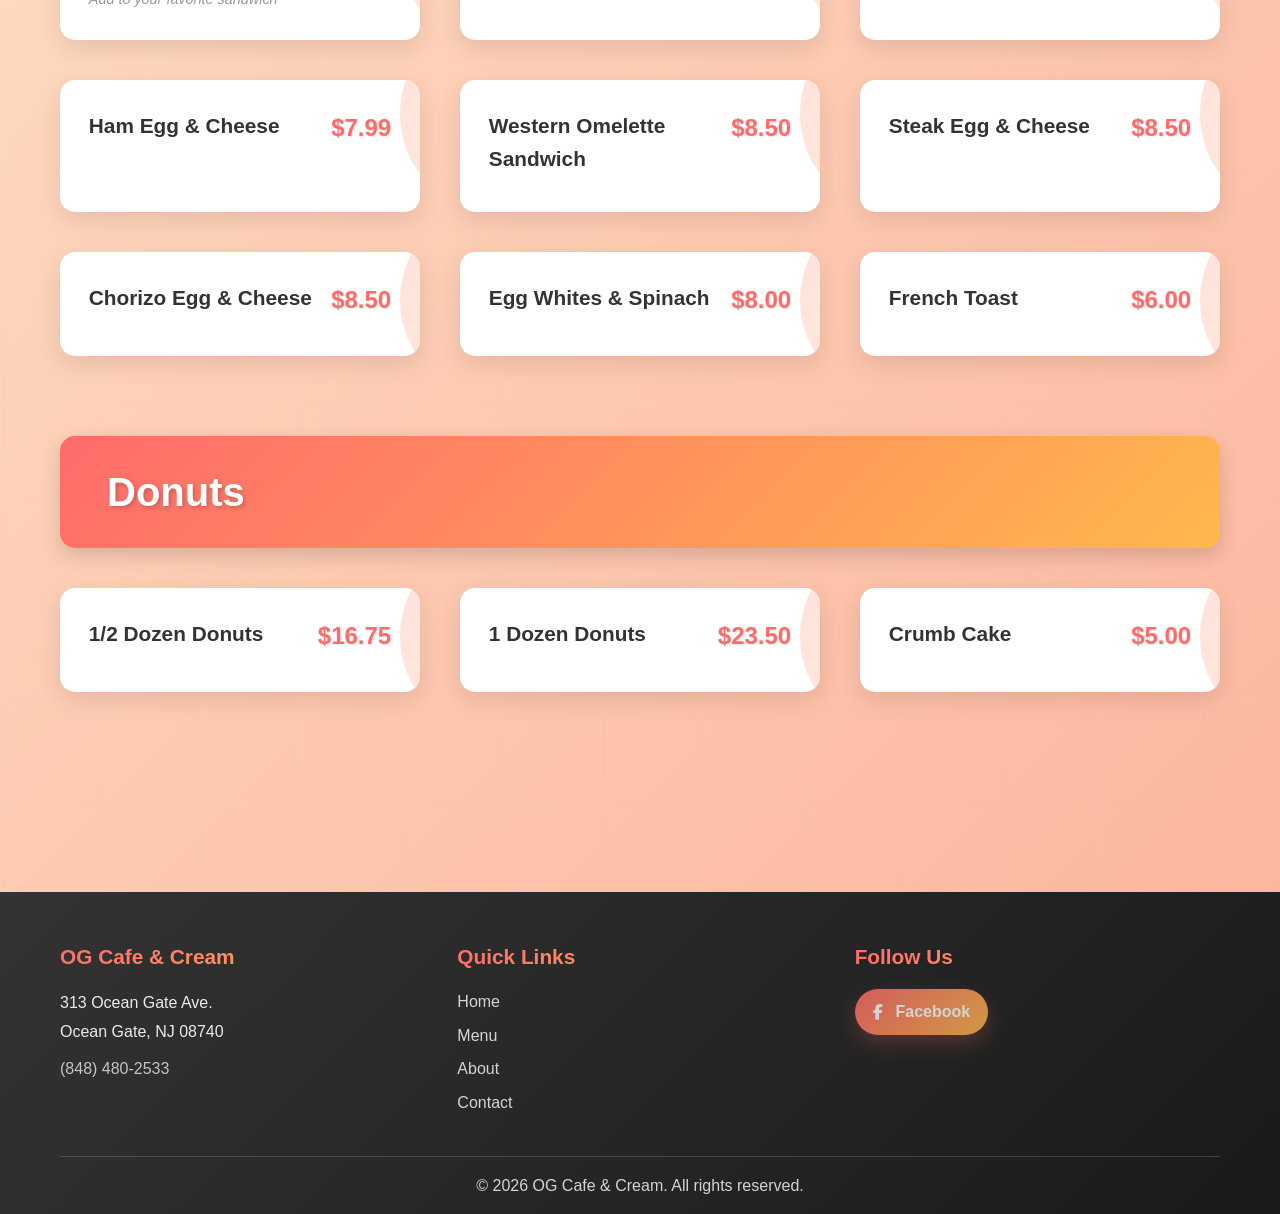
<file: menu.html>
<!DOCTYPE html>
<html lang="en">
<head>
    <meta charset="UTF-8">
    <meta name="viewport" content="width=device-width, initial-scale=1.0">
    <title>Menu - OG Cafe & Cream</title>
    <link rel="stylesheet" href="styles.css">
    <link rel="stylesheet" href="https://cdnjs.cloudflare.com/ajax/libs/font-awesome/6.4.0/css/all.min.css">
</head>
<body>
    <!-- Navigation -->
    <nav class="navbar">
        <div class="nav-container">
            <div class="nav-logo">
                <i class="fas fa-ice-cream"></i> OG Cafe & Cream
            </div>
            <div class="hamburger" id="hamburger">
                <span></span>
                <span></span>
                <span></span>
            </div>
            <ul class="nav-menu" id="navMenu">
                <li class="nav-item"><a href="index.html" class="nav-link">Home</a></li>
                <li class="nav-item"><a href="menu.html" class="nav-link active">Menu</a></li>
                <li class="nav-item"><a href="about.html" class="nav-link">About</a></li>
                <li class="nav-item"><a href="contact.html" class="nav-link">Contact</a></li>
            </ul>
        </div>
    </nav>

    <!-- Page Header -->
    <div class="page-header">
        <h1>Our Menu</h1>
        <p>Fresh & Delicious Treats</p>
    </div>

    <!-- Menu Section -->
    <section class="menu-section">
        <div class="container">
            <!-- Beverages -->
            <div class="menu-category">
                <h2><i class="fas fa-mug-hot"></i> Beverages</h2>
                <div class="menu-grid">
                    <div class="menu-item">
                        <div class="menu-item-header">
                            <h3>Hot Coffee</h3>
                            <span class="price">$2.00</span>
                        </div>
                    </div>
                    <div class="menu-item">
                        <div class="menu-item-header">
                            <h3>Ice Coffee</h3>
                            <span class="price">$5.99</span>
                        </div>
                    </div>
                    <div class="menu-item">
                        <div class="menu-item-header">
                            <h3>Hot Chocolate</h3>
                            <span class="price">$2.00</span>
                        </div>
                    </div>
                    <div class="menu-item">
                        <div class="menu-item-header">
                            <h3>Tea</h3>
                            <span class="price">$2.00</span>
                        </div>
                    </div>
                    <div class="menu-item">
                        <div class="menu-item-header">
                            <h3>Water</h3>
                            <span class="price">$2.00</span>
                        </div>
                    </div>
                    <div class="menu-item">
                        <div class="menu-item-header">
                            <h3>Soda</h3>
                            <span class="price">$2.50</span>
                        </div>
                    </div>
                    <div class="menu-item">
                        <div class="menu-item-header">
                            <h3>Water Bottle</h3>
                            <span class="price">$2.50</span>
                        </div>
                    </div>
                    <div class="menu-item">
                        <div class="menu-item-header">
                            <h3>Juice</h3>
                            <span class="price">$2.50</span>
                        </div>
                    </div>
                    <div class="menu-item">
                        <div class="menu-item-header">
                            <h3>Box Of Joe</h3>
                            <span class="price">$16.00</span>
                        </div>
                    </div>
                </div>
            </div>

            <!-- Breakfast -->
            <div class="menu-category">
                <h2><i class="fas fa-egg"></i> Breakfast</h2>
                <div class="menu-grid">
                    <div class="menu-item">
                        <div class="menu-item-header">
                            <h3>Butter Bagel</h3>
                            <span class="price">$3.00</span>
                        </div>
                    </div>
                    <div class="menu-item">
                        <div class="menu-item-header">
                            <h3>Cream Cheese Bagel</h3>
                            <span class="price">$3.50</span>
                        </div>
                    </div>
                    <div class="menu-item">
                        <div class="menu-item-header">
                            <h3>Egg and Cheese</h3>
                            <span class="price">$6.99</span>
                        </div>
                    </div>
                    <div class="menu-item">
                        <div class="menu-item-header">
                            <h3>Porkroll Egg & Cheese</h3>
                            <span class="price">$7.99</span>
                        </div>
                    </div>
                    <div class="menu-item">
                        <div class="menu-item-header">
                            <h3>Bacon Egg & Cheese</h3>
                            <span class="price">$7.99</span>
                        </div>
                    </div>
                    <div class="menu-item">
                        <div class="menu-item-header">
                            <h3>Sausage Egg & Cheese</h3>
                            <span class="price">$7.99</span>
                        </div>
                    </div>
                    <div class="menu-item">
                        <div class="menu-item-header">
                            <h3>Hash Brown</h3>
                            <span class="price">$2.00</span>
                        </div>
                        <p class="menu-description">Add to your favorite sandwich</p>
                    </div>
                    <div class="menu-item">
                        <div class="menu-item-header">
                            <h3>Pepper & Eggs</h3>
                            <span class="price">$7.50</span>
                        </div>
                    </div>
                    <div class="menu-item">
                        <div class="menu-item-header">
                            <h3>Pork Roll & Cheese</h3>
                            <span class="price">$7.99</span>
                        </div>
                    </div>
                    <div class="menu-item">
                        <div class="menu-item-header">
                            <h3>Ham Egg & Cheese</h3>
                            <span class="price">$7.99</span>
                        </div>
                    </div>
                    <div class="menu-item">
                        <div class="menu-item-header">
                            <h3>Western Omelette Sandwich</h3>
                            <span class="price">$8.50</span>
                        </div>
                    </div>
                    <div class="menu-item">
                        <div class="menu-item-header">
                            <h3>Steak Egg & Cheese</h3>
                            <span class="price">$8.50</span>
                        </div>
                    </div>
                    <div class="menu-item">
                        <div class="menu-item-header">
                            <h3>Chorizo Egg & Cheese</h3>
                            <span class="price">$8.50</span>
                        </div>
                    </div>
                    <div class="menu-item">
                        <div class="menu-item-header">
                            <h3>Egg Whites & Spinach</h3>
                            <span class="price">$8.00</span>
                        </div>
                    </div>
                    <div class="menu-item">
                        <div class="menu-item-header">
                            <h3>French Toast</h3>
                            <span class="price">$6.00</span>
                        </div>
                    </div>
                </div>
            </div>

            <!-- Donuts -->
            <div class="menu-category">
                <h2><i class="fas fa-donut"></i> Donuts</h2>
                <div class="menu-grid">
                    <div class="menu-item">
                        <div class="menu-item-header">
                            <h3>1/2 Dozen Donuts</h3>
                            <span class="price">$16.75</span>
                        </div>
                    </div>
                    <div class="menu-item">
                        <div class="menu-item-header">
                            <h3>1 Dozen Donuts</h3>
                            <span class="price">$23.50</span>
                        </div>
                    </div>
                    <div class="menu-item">
                        <div class="menu-item-header">
                            <h3>Crumb Cake</h3>
                            <span class="price">$5.00</span>
                        </div>
                    </div>
                </div>
            </div>
        </div>
    </section>

    <!-- Footer -->
    <footer class="footer">
        <div class="container">
            <div class="footer-content">
                <div class="footer-section">
                    <h4>OG Cafe & Cream</h4>
                    <p>313 Ocean Gate Ave.<br>Ocean Gate, NJ 08740</p>
                    <p><a href="tel:8484802533">(848) 480-2533</a></p>
                </div>
                <div class="footer-section">
                    <h4>Quick Links</h4>
                    <ul>
                        <li><a href="index.html">Home</a></li>
                        <li><a href="menu.html">Menu</a></li>
                        <li><a href="about.html">About</a></li>
                        <li><a href="contact.html">Contact</a></li>
                    </ul>
                </div>
                <div class="footer-section">
                    <h4>Follow Us</h4>
                    <a href="https://www.facebook.com/profile.php?id=100063495163640" target="_blank" class="social-link">
                        <i class="fab fa-facebook-f"></i> Facebook
                    </a>
                </div>
            </div>
            <div class="footer-bottom">
                <p>&copy; 2026 OG Cafe & Cream. All rights reserved.</p>
            </div>
        </div>
    </footer>

    <script src="script.js"></script>
</body>
</html>
</file>
<file: styles.css>
/* ==================== GENERAL STYLES ==================== */
* {
    margin: 0;
    padding: 0;
    box-sizing: border-box;
}

html {
    scroll-behavior: smooth;
}

body {
    font-family: 'Segoe UI', Tahoma, Geneva, Verdana, sans-serif;
    line-height: 1.6;
    color: #333;
    overflow-x: hidden;
}

.container {
    max-width: 1200px;
    margin: 0 auto;
    padding: 0 20px;
}

/* ==================== NAVIGATION ==================== */
.navbar {
    background: linear-gradient(135deg, #FF6B6B 0%, #FF8E72 50%, #FFB84D 100%);
    color: white;
    padding: 1rem 0;
    position: sticky;
    top: 0;
    z-index: 1000;
    box-shadow: 0 8px 32px rgba(255, 107, 107, 0.3);
    backdrop-filter: blur(10px);
}

.nav-container {
    max-width: 1200px;
    margin: 0 auto;
    padding: 0 20px;
    display: flex;
    justify-content: space-between;
    align-items: center;
}

.nav-logo {
    font-size: 1.8rem;
    font-weight: bold;
    cursor: pointer;
    display: flex;
    align-items: center;
    gap: 10px;
    transition: all 0.3s ease;
    text-shadow: 2px 2px 4px rgba(0, 0, 0, 0.2);
}

.nav-logo:hover {
    transform: scale(1.1);
    text-shadow: 3px 3px 8px rgba(0, 0, 0, 0.3);
}

.nav-menu {
    display: flex;
    list-style: none;
    gap: 2rem;
}

.nav-item {
    cursor: pointer;
}

.nav-link {
    color: white;
    text-decoration: none;
    transition: all 0.3s ease;
    padding: 0.5rem 1rem;
    border-bottom: 3px solid transparent;
    font-weight: 600;
}

.nav-link:hover,
.nav-link.active {
    border-bottom: 3px solid white;
    text-shadow: 1px 1px 2px rgba(0, 0, 0, 0.2);
}

/* Hamburger Menu */
.hamburger {
    display: none;
    flex-direction: column;
    cursor: pointer;
    gap: 6px;
}

.hamburger span {
    width: 28px;
    height: 3px;
    background-color: white;
    border-radius: 3px;
    transition: all 0.3s ease;
    box-shadow: 0 2px 4px rgba(0, 0, 0, 0.2);
}

.hamburger.active span:nth-child(1) {
    transform: rotate(45deg) translate(8px, 8px);
}

.hamburger.active span:nth-child(2) {
    opacity: 0;
}

.hamburger.active span:nth-child(3) {
    transform: rotate(-45deg) translate(7px, -7px);
}

/* ==================== HERO SECTION ==================== */
.hero {
    background: linear-gradient(135deg, #667eea 0%, #764ba2 25%, #f093fb 50%, #4facfe 75%, #00f2fe 100%);
    background-size: 400% 400%;
    animation: gradientShift 15s ease infinite;
    color: white;
    padding: 150px 20px;
    text-align: center;
    min-height: 600px;
    display: flex;
    align-items: center;
    justify-content: center;
    position: relative;
    overflow: hidden;
}

.hero-particles {
    position: absolute;
    width: 100%;
    height: 100%;
    top: 0;
    left: 0;
}

.hero-particles::before {
    content: '';
    position: absolute;
    width: 200px;
    height: 200px;
    background: radial-gradient(circle, rgba(255, 255, 255, 0.3) 1px, transparent 1px);
    background-size: 50px 50px;
    animation: float 20s linear infinite;
    top: -100px;
    left: -100px;
}

.hero-particles::after {
    content: '';
    position: absolute;
    width: 200px;
    height: 200px;
    background: radial-gradient(circle, rgba(255, 255, 255, 0.2) 1px, transparent 1px);
    background-size: 80px 80px;
    animation: float 30s linear infinite reverse;
    bottom: -100px;
    right: -100px;
}

@keyframes gradientShift {
    0% { background-position: 0% 50%; }
    50% { background-position: 100% 50%; }
    100% { background-position: 0% 50%; }
}

@keyframes float {
    0% { transform: translate(0, 0) rotate(0deg); }
    100% { transform: translate(50px, 50px) rotate(360deg); }
}

.hero-content {
    position: relative;
    z-index: 10;
    animation: slideUp 0.8s ease;
}

.hero-title {
    font-size: 4rem;
    margin-bottom: 1rem;
    text-shadow: 3px 3px 6px rgba(0, 0, 0, 0.3);
    font-weight: 800;
    letter-spacing: -1px;
}

.hero-subtitle {
    font-size: 1.5rem;
    margin-bottom: 2rem;
    opacity: 0.95;
    text-shadow: 2px 2px 4px rgba(0, 0, 0, 0.2);
    font-weight: 300;
}

@keyframes slideUp {
    from {
        transform: translateY(40px);
        opacity: 0;
    }
    to {
        transform: translateY(0);
        opacity: 1;
    }
}

/* ==================== BUTTONS ==================== */
.btn {
    display: inline-block;
    padding: 15px 40px;
    border: none;
    border-radius: 50px;
    font-size: 1rem;
    cursor: pointer;
    text-decoration: none;
    transition: all 0.3s ease;
    font-weight: 700;
    text-transform: uppercase;
    letter-spacing: 1px;
    box-shadow: 0 8px 20px rgba(0, 0, 0, 0.15);
}

.btn-primary {
    background: linear-gradient(135deg, #FFD89B 0%, #FFA502 100%);
    color: white;
}

.btn-primary:hover {
    transform: translateY(-4px);
    box-shadow: 0 15px 40px rgba(255, 165, 2, 0.4);
}

/* ==================== FEATURED SECTION ==================== */
.featured {
    padding: 100px 20px;
    background: linear-gradient(135deg, #f5f7fa 0%, #c3cfe2 100%);
    position: relative;
}

.featured::before {
    content: '';
    position: absolute;
    top: 0;
    left: 0;
    right: 0;
    height: 100%;
    background-image: 
        radial-gradient(circle at 20% 50%, rgba(255, 107, 107, 0.1) 0%, transparent 50%),
        radial-gradient(circle at 80% 80%, rgba(255, 165, 2, 0.1) 0%, transparent 50%);
    pointer-events: none;
}

.featured h2 {
    text-align: center;
    font-size: 3rem;
    margin-bottom: 3rem;
    color: #333;
    position: relative;
    z-index: 10;
    font-weight: 800;
    background: linear-gradient(135deg, #FF6B6B 0%, #FFB84D 100%);
    -webkit-background-clip: text;
    -webkit-text-fill-color: transparent;
    background-clip: text;
}

.feature-grid {
    display: grid;
    grid-template-columns: repeat(auto-fit, minmax(300px, 1fr));
    gap: 3rem;
    position: relative;
    z-index: 10;
}

.feature-card {
    background: white;
    padding: 2.5rem;
    border-radius: 20px;
    text-align: center;
    box-shadow: 0 10px 40px rgba(0, 0, 0, 0.1);
    transition: all 0.3s ease;
    border: 2px solid transparent;
    position: relative;
    overflow: hidden;
}

.feature-card::before {
    content: '';
    position: absolute;
    top: -50%;
    left: -50%;
    width: 200%;
    height: 200%;
    background: radial-gradient(circle, rgba(255, 107, 107, 0.1) 0%, transparent 70%);
    transition: all 0.3s ease;
}

.feature-card:hover {
    transform: translateY(-15px) scale(1.05);
    box-shadow: 0 25px 60px rgba(255, 107, 107, 0.2);
    border-color: #FFB84D;
}

.feature-icon {
    font-size: 4rem;
    background: linear-gradient(135deg, #FF6B6B 0%, #FFB84D 100%);
    -webkit-background-clip: text;
    -webkit-text-fill-color: transparent;
    background-clip: text;
    margin-bottom: 1.5rem;
    transition: all 0.3s ease;
    position: relative;
    z-index: 10;
}

.feature-card:hover .feature-icon {
    transform: scale(1.2) rotate(10deg);
}

.feature-card h3 {
    font-size: 1.6rem;
    margin-bottom: 0.8rem;
    color: #333;
    font-weight: 700;
}

.feature-card p {
    color: #666;
    font-size: 1rem;
    line-height: 1.6;
}

/* ==================== HOURS SECTION ==================== */
.hours-section {
    padding: 80px 20px;
}

.hours-content {
    display: grid;
    grid-template-columns: repeat(auto-fit, minmax(300px, 1fr));
    gap: 3rem;
    align-items: center;
}

.hours-info h2 {
    font-size: 2rem;
    margin-bottom: 1.5rem;
    color: #333;
}

.hours-info p {
    font-size: 1.1rem;
    margin-bottom: 1rem;
    line-height: 1.8;
    color: #666;
}

.hours-info a {
    color: #667eea;
    text-decoration: none;
    font-weight: 600;
}

.hours-info a:hover {
    text-decoration: underline;
}

.hours-table h3 {
    font-size: 1.5rem;
    margin-bottom: 1rem;
    color: #333;
}

.hours-table table {
    width: 100%;
    border-collapse: collapse;
}

.hours-table tr {
    border-bottom: 1px solid #e0e0e0;
}

.hours-table td {
    padding: 0.8rem;
    font-size: 1.05rem;
}

.hours-table td:first-child {
    font-weight: 600;
    color: #667eea;
}

/* ==================== PAGE HEADER ==================== */
.page-header {
    background: linear-gradient(135deg, #667eea 0%, #764ba2 100%);
    color: white;
    padding: 60px 20px;
    text-align: center;
}

.page-header h1 {
    font-size: 2.5rem;
    margin-bottom: 0.5rem;
}

.page-header p {
    font-size: 1.2rem;
    opacity: 0.9;
}

/* ==================== MENU SECTION ==================== */
.menu-section {
    padding: 120px 20px;
    background: linear-gradient(135deg, #ffecd2 0%, #fcb69f 100%);
    position: relative;
}

.menu-section::before {
    content: '';
    position: absolute;
    top: 0;
    left: 0;
    right: 0;
    bottom: 0;
    background-image: url("data:image/svg+xml,%3Csvg width='100' height='100' xmlns='http://www.w3.org/2000/svg'%3E%3Cdefs%3E%3Cpattern id='grid' width='100' height='100' patternUnits='userSpaceOnUse'%3E%3Cpath d='M 100 0 L 0 0 0 100' fill='none' stroke='rgba(255,255,255,0.1)' stroke-width='2'/%3E%3C/pattern%3E%3C/defs%3E%3Crect width='100%' height='100%' fill='url(%23grid)'/%3E%3C/svg%3E");
    opacity: 0.5;
    pointer-events: none;
}

.menu-category {
    margin-bottom: 5rem;
    position: relative;
    z-index: 10;
}

.menu-category h2 {
    font-size: 2.5rem;
    margin-bottom: 2.5rem;
    color: white;
    text-shadow: 2px 2px 4px rgba(0, 0, 0, 0.2);
    display: flex;
    align-items: center;
    gap: 15px;
    font-weight: 800;
    background: linear-gradient(135deg, #FF6B6B, #FFB84D);
    padding: 1.5rem 2rem;
    border-radius: 15px;
    box-shadow: 0 8px 20px rgba(0, 0, 0, 0.15);
}

.menu-grid {
    display: grid;
    grid-template-columns: repeat(auto-fill, minmax(300px, 1fr));
    gap: 2.5rem;
}

.menu-item {
    background: white;
    border: none;
    border-radius: 15px;
    padding: 1.8rem;
    transition: all 0.3s ease;
    cursor: pointer;
    box-shadow: 0 8px 25px rgba(0, 0, 0, 0.1);
    position: relative;
    overflow: hidden;
}

.menu-item::before {
    content: '';
    position: absolute;
    top: -50%;
    right: -50%;
    width: 200px;
    height: 200px;
    background: linear-gradient(135deg, rgba(255, 107, 107, 0.2), rgba(255, 165, 2, 0.2));
    border-radius: 50%;
    transition: all 0.3s ease;
}

.menu-item:hover {
    transform: translateY(-10px) scale(1.05);
    box-shadow: 0 20px 50px rgba(255, 107, 107, 0.2);
    border: 2px solid #FFB84D;
}

.menu-item:hover::before {
    top: -25%;
    right: -25%;
}

.menu-item-header {
    display: flex;
    justify-content: space-between;
    align-items: start;
    margin-bottom: 0.5rem;
    gap: 1rem;
    position: relative;
    z-index: 10;
}

.menu-item h3 {
    font-size: 1.3rem;
    color: #333;
    font-weight: 700;
}

.price {
    color: #FF6B6B;
    font-weight: 800;
    font-size: 1.5rem;
    white-space: nowrap;
    text-shadow: 1px 1px 2px rgba(0, 0, 0, 0.1);
}

.menu-description {
    font-size: 0.9rem;
    color: #999;
    font-style: italic;
    margin-top: 0.5rem;
    position: relative;
    z-index: 10;
}

/* ==================== ABOUT SECTION ==================== */
.about-section {
    padding: 100px 20px;
    background: linear-gradient(135deg, #667eea 0%, #764ba2 100%);
    color: white;
    position: relative;
}

.about-section::before {
    content: '';
    position: absolute;
    top: 0;
    left: 0;
    right: 0;
    bottom: 0;
    background-image: 
        radial-gradient(circle at 10% 20%, rgba(255, 255, 255, 0.1) 0%, transparent 50%),
        radial-gradient(circle at 90% 80%, rgba(255, 107, 107, 0.1) 0%, transparent 50%);
    pointer-events: none;
}

.about-content {
    display: grid;
    grid-template-columns: 1fr 1fr;
    gap: 3rem;
    margin-bottom: 4rem;
    position: relative;
    z-index: 10;
}

.about-text h2 {
    font-size: 2.5rem;
    margin-bottom: 1.5rem;
    font-weight: 800;
}

.about-text p {
    font-size: 1.05rem;
    line-height: 1.8;
    color: rgba(255, 255, 255, 0.95);
    margin-bottom: 1.5rem;
    text-shadow: 1px 1px 2px rgba(0, 0, 0, 0.2);
}

.about-highlights h3 {
    font-size: 1.8rem;
    margin-bottom: 1.5rem;
    font-weight: 800;
}

.highlight-item {
    margin-bottom: 1.5rem;
    padding: 1.5rem;
    background: rgba(255, 255, 255, 0.1);
    border-radius: 12px;
    border-left: 5px solid #FFB84D;
    backdrop-filter: blur(10px);
    box-shadow: 0 8px 32px rgba(0, 0, 0, 0.2);
    transition: all 0.3s ease;
}

.highlight-item:hover {
    transform: translateX(10px);
    box-shadow: 0 12px 40px rgba(0, 0, 0, 0.3);
}

.highlight-item i {
    color: #FFB84D;
    font-size: 1.8rem;
    margin-bottom: 0.8rem;
}

.highlight-item h4 {
    margin: 0.8rem 0;
    color: white;
    font-weight: 700;
    font-size: 1.1rem;
}

.highlight-item p {
    font-size: 0.95rem;
    color: rgba(255, 255, 255, 0.85);
    margin: 0;
}

/* ==================== CONTACT SECTION ==================== */
.contact-section {
    padding: 100px 20px;
    background: linear-gradient(135deg, #FFD89B 0%, #FFA502 50%, #FF6B6B 100%);
    position: relative;
    overflow: hidden;
}

.contact-section::before {
    content: '';
    position: absolute;
    top: 0;
    left: 0;
    right: 0;
    bottom: 0;
    background-image: url("data:image/svg+xml,%3Csvg width='60' height='60' xmlns='http://www.w3.org/2000/svg'%3E%3Cg fill='none' fill-rule='evenodd'%3E%3Cg fill='%23ffffff' fill-opacity='0.1'%3E%3Cpath d='M36 34v-4h-2v4h-4v2h4v4h2v-4h4v-2h-4zm0-30V0h-2v4h-4v2h4v4h2V6h4V4h-4zM6 34v-4H4v4H0v2h4v4h2v-4h4v-2H6zM6 4V0H4v4H0v2h4v4h2V6h4V4H6z'/%3E%3C/g%3E%3C/g%3E%3C/svg%3E");
    pointer-events: none;
}

.contact-header {
    text-align: center;
    margin-bottom: 4rem;
    position: relative;
    z-index: 10;
}

.contact-header h2 {
    font-size: 3rem;
    color: white;
    font-weight: 800;
    margin-bottom: 0.8rem;
    text-shadow: 3px 3px 6px rgba(0, 0, 0, 0.2);
}

.contact-header p {
    font-size: 1.3rem;
    color: rgba(255, 255, 255, 0.95);
    text-shadow: 2px 2px 4px rgba(0, 0, 0, 0.15);
}

.contact-grid {
    display: grid;
    grid-template-columns: repeat(auto-fit, minmax(280px, 1fr));
    gap: 2.5rem;
    margin-bottom: 4rem;
    position: relative;
    z-index: 10;
}

.contact-card-large {
    background: white;
    padding: 2.5rem;
    border-radius: 20px;
    text-align: center;
    box-shadow: 0 15px 50px rgba(0, 0, 0, 0.15);
    transition: all 0.3s ease;
    position: relative;
    overflow: hidden;
    border: 2px solid transparent;
}

.contact-card-large::before {
    content: '';
    position: absolute;
    top: -50%;
    right: -50%;
    width: 200px;
    height: 200px;
    background: linear-gradient(135deg, rgba(255, 107, 107, 0.15), rgba(255, 165, 2, 0.15));
    border-radius: 50%;
    transition: all 0.3s ease;
}

.contact-card-large:hover {
    transform: translateY(-15px) scale(1.05);
    box-shadow: 0 25px 70px rgba(0, 0, 0, 0.25);
    border-color: #FFB84D;
}

.contact-card-large:hover::before {
    top: -25%;
    right: -25%;
}

.contact-card-icon {
    font-size: 3.5rem;
    background: linear-gradient(135deg, #FF6B6B 0%, #FFB84D 100%);
    -webkit-background-clip: text;
    -webkit-text-fill-color: transparent;
    background-clip: text;
    margin-bottom: 1rem;
    transition: all 0.3s ease;
    position: relative;
    z-index: 5;
}

.contact-card-large:hover .contact-card-icon {
    transform: scale(1.2) rotate(-10deg);
}

.contact-card-large h3 {
    font-size: 1.6rem;
    color: #333;
    font-weight: 800;
    margin-bottom: 1rem;
    position: relative;
    z-index: 5;
}

.address,
.phone-number {
    font-size: 1.2rem;
    color: #FF6B6B;
    font-weight: 700;
    margin-bottom: 1rem;
    position: relative;
    z-index: 5;
}

.phone-number a {
    color: #FF6B6B;
    text-decoration: none;
    transition: all 0.3s ease;
}

.phone-number a:hover {
    text-decoration: underline;
    transform: scale(1.05);
}

.hours-list {
    margin: 1.5rem 0;
    position: relative;
    z-index: 5;
}

.hour-item {
    display: flex;
    justify-content: space-between;
    padding: 0.6rem 0;
    border-bottom: 1px solid #f0f0f0;
}

.hour-item:last-child {
    border-bottom: none;
}

.hour-item .day {
    font-weight: 700;
    color: #333;
}

.hour-item .time {
    color: #FF6B6B;
    font-weight: 700;
}

.card-description {
    font-size: 0.95rem;
    color: #666;
    line-height: 1.6;
    margin-top: 1rem;
    position: relative;
    z-index: 5;
}

.social-btn-large {
    display: inline-flex;
    align-items: center;
    gap: 0.8rem;
    background: linear-gradient(135deg, #FF6B6B 0%, #FFB84D 100%);
    color: white;
    padding: 12px 30px;
    border-radius: 50px;
    text-decoration: none;
    transition: all 0.3s ease;
    font-weight: 700;
    margin-top: 1rem;
    box-shadow: 0 8px 20px rgba(255, 107, 107, 0.3);
    position: relative;
    z-index: 5;
}

.social-btn-large:hover {
    transform: translateY(-4px);
    box-shadow: 0 12px 35px rgba(255, 107, 107, 0.4);
}

/* Quick Actions */
.quick-actions {
    display: grid;
    grid-template-columns: repeat(auto-fit, minmax(200px, 1fr));
    gap: 1.5rem;
    position: relative;
    z-index: 10;
    margin-top: 3rem;
}

.action-btn {
    display: flex;
    align-items: center;
    justify-content: center;
    gap: 0.8rem;
    background: white;
    color: #FF6B6B;
    padding: 1rem 1.5rem;
    border-radius: 12px;
    text-decoration: none;
    transition: all 0.3s ease;
    font-weight: 700;
    font-size: 1rem;
    box-shadow: 0 8px 20px rgba(0, 0, 0, 0.15);
    border: 2px solid transparent;
}

.action-btn:hover {
    transform: translateY(-5px);
    box-shadow: 0 12px 35px rgba(0, 0, 0, 0.25);
    border-color: #FF6B6B;
    background: linear-gradient(135deg, #FFF5F0 0%, #FFFAF7 100%);
}

.action-btn i {
    font-size: 1.2rem;
}

/* Maps Container */
.maps-container {
    margin-top: 4rem;
    padding-top: 3rem;
    border-top: 3px solid rgba(255, 255, 255, 0.3);
    position: relative;
    z-index: 10;
}

.maps-container h3 {
    font-size: 2rem;
    color: white;
    font-weight: 800;
    margin-bottom: 2rem;
    text-align: center;
    text-shadow: 2px 2px 4px rgba(0, 0, 0, 0.2);
}

.maps-container iframe {
    display: block;
    margin: 0 auto;
    max-width: 100%;
    transition: all 0.3s ease;
}

.maps-container iframe:hover {
    box-shadow: 0 15px 50px rgba(0, 0, 0, 0.3) !important;
}

/* ==================== MAP SECTION ==================== */
.map-section {
    padding: 60px 20px;
    background: white;
}

.map-section h2 {
    text-align: center;
    font-size: 2rem;
    margin-bottom: 2rem;
    color: #333;
}

.map-placeholder {
    background: linear-gradient(135deg, #ffecd2 0%, #fcb69f 100%);
    border: 3px dashed #FF6B6B;
    border-radius: 15px;
    padding: 3rem;
    text-align: center;
    color: #666;
    box-shadow: 0 10px 30px rgba(0, 0, 0, 0.1);
}

.map-placeholder i {
    font-size: 3.5rem;
    color: #FF6B6B;
    margin-bottom: 1rem;
}

.map-placeholder p {
    font-size: 1.1rem;
    margin-bottom: 0.5rem;
    font-weight: 600;
}

/* ==================== FOOTER ==================== */
.footer {
    background: linear-gradient(135deg, #333 0%, #1a1a1a 100%);
    color: white;
    padding: 3rem 20px 1rem;
}

.footer-content {
    display: grid;
    grid-template-columns: repeat(auto-fit, minmax(250px, 1fr));
    gap: 2rem;
    margin-bottom: 2rem;
}

.footer-section h4 {
    font-size: 1.3rem;
    margin-bottom: 1rem;
    font-weight: 800;
    background: linear-gradient(135deg, #FF6B6B 0%, #FFB84D 100%);
    -webkit-background-clip: text;
    -webkit-text-fill-color: transparent;
    background-clip: text;
}

.footer-section p {
    line-height: 1.8;
    margin-bottom: 0.5rem;
    opacity: 0.9;
}

.footer-section ul {
    list-style: none;
}

.footer-section li {
    margin-bottom: 0.5rem;
}

.footer-section a {
    color: white;
    text-decoration: none;
    transition: all 0.3s ease;
    opacity: 0.8;
}

.footer-section a:hover {
    opacity: 1;
    text-decoration: underline;
    transform: translateX(5px);
}

.social-link {
    display: inline-flex;
    align-items: center;
    gap: 0.8rem;
    background: linear-gradient(135deg, #FF6B6B 0%, #FFB84D 100%);
    color: white;
    padding: 10px 18px;
    border-radius: 50px;
    transition: all 0.3s ease;
    font-weight: 700;
    box-shadow: 0 8px 20px rgba(255, 107, 107, 0.3);
}

.social-link:hover {
    transform: translateY(-3px);
    box-shadow: 0 12px 30px rgba(255, 107, 107, 0.4);
}

.footer-bottom {
    text-align: center;
    padding-top: 1rem;
    border-top: 1px solid rgba(255, 255, 255, 0.2);
    opacity: 0.8;
}

/* ==================== RESPONSIVE DESIGN ==================== */
@media (max-width: 768px) {
    /* Navigation */
    .nav-menu {
        display: none;
        position: absolute;
        top: 60px;
        left: 0;
        right: 0;
        background: linear-gradient(135deg, #FF6B6B 0%, #FF8E72 50%, #FFB84D 100%);
        flex-direction: column;
        gap: 0;
        padding: 1rem 0;
    }

    .nav-menu.active {
        display: flex;
    }

    .nav-item {
        border-bottom: 1px solid rgba(255, 255, 255, 0.1);
    }

    .nav-link {
        display: block;
        padding: 1rem 20px;
        border-bottom: none;
    }

    .hamburger {
        display: flex;
    }

    /* Hero */
    .hero {
        padding: 80px 20px;
        min-height: 450px;
    }

    .hero-title {
        font-size: 2.5rem;
    }

    .hero-subtitle {
        font-size: 1.1rem;
    }

    /* Featured */
    .featured h2 {
        font-size: 2.2rem;
    }

    .feature-grid {
        grid-template-columns: 1fr;
    }

    /* About */
    .about-content {
        grid-template-columns: 1fr;
        gap: 2rem;
    }

    .about-text h2 {
        font-size: 1.8rem;
    }

    /* Contact */
    .contact-wrapper {
        grid-template-columns: 1fr;
    }

    /* Menu Grid */
    .menu-grid {
        grid-template-columns: 1fr;
    }

    .menu-category h2 {
        font-size: 1.8rem;
    }

    /* Maps */
    .maps-container {
        margin-top: 3rem;
        padding-top: 2rem;
    }

    .maps-container h3 {
        font-size: 1.5rem;
    }

    .maps-container iframe {
        height: 350px !important;
    }

    /* Sections */
    .featured,
    .menu-section,
    .about-section,
    .contact-section {
        padding: 60px 20px;
    }
}

@media (max-width: 480px) {
    .nav-logo {
        font-size: 1.3rem;
    }

    .hero {
        padding: 60px 20px;
        min-height: 350px;
    }

    .hero-title {
        font-size: 1.8rem;
    }

    .hero-subtitle {
        font-size: 0.95rem;
    }

    .featured h2,
    .about-text h2 {
        font-size: 1.6rem;
    }

    .feature-icon {
        font-size: 2.5rem;
    }

    .menu-grid {
        grid-template-columns: 1fr;
    }

    .contact-grid {
        grid-template-columns: 1fr;
    }

    .feature-grid {
        gap: 1rem;
    }

    .feature-card {
        padding: 1.5rem;
    }

    .btn {
        padding: 12px 25px;
        font-size: 0.9rem;
    }

    .menu-category h2 {
        font-size: 1.3rem;
    }

    .contact-wrapper {
        gap: 1.5rem;
    }

    .contact-info-box,
    .contact-form-box {
        padding: 1.5rem;
    }

    /* Maps */
    .maps-container h3 {
        font-size: 1.3rem;
    }

    .maps-container iframe {
        height: 250px !important;
    }

    .quick-actions {
        grid-template-columns: 1fr;
        gap: 1rem;
    }

    .action-btn {
        padding: 0.8rem 1rem;
        font-size: 0.9rem;
    }

    .contact-header h2 {
        font-size: 2rem;
    }

    .contact-header p {
        font-size: 1rem;
    }
}
</file>
